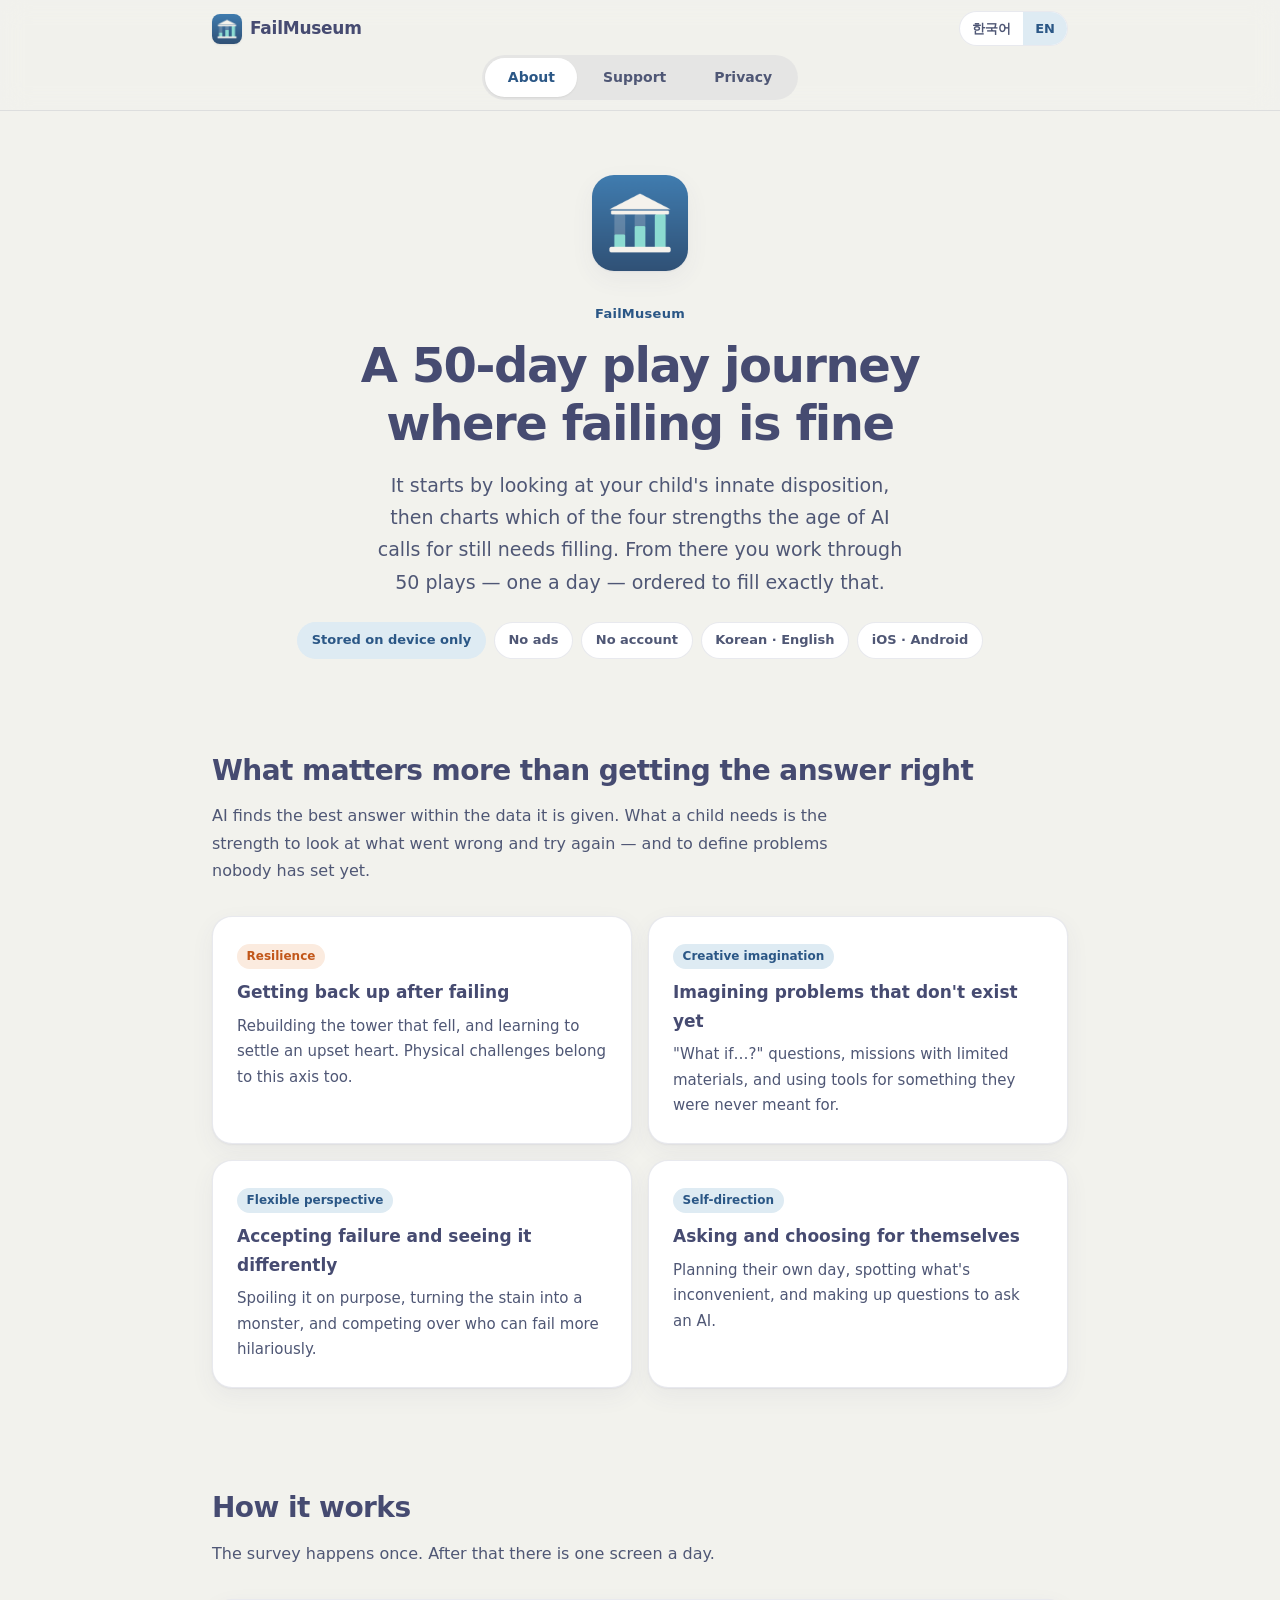
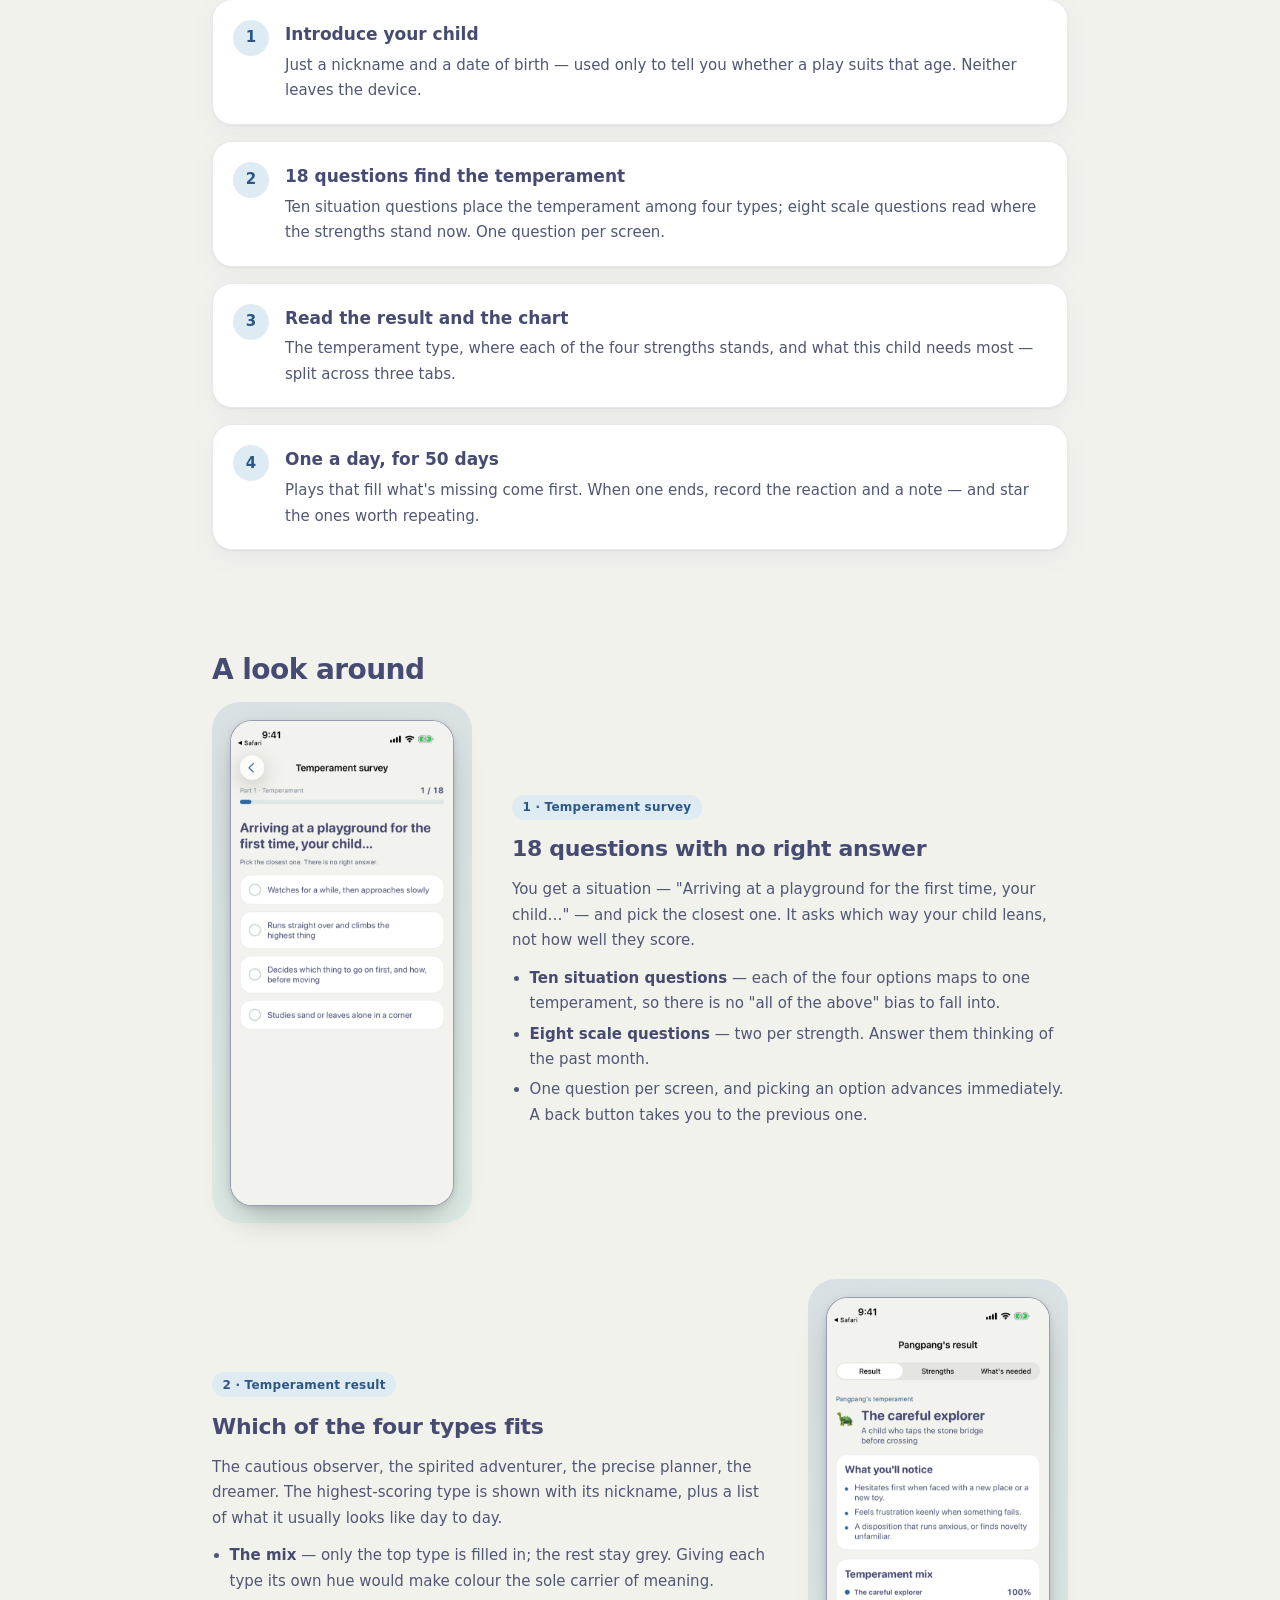
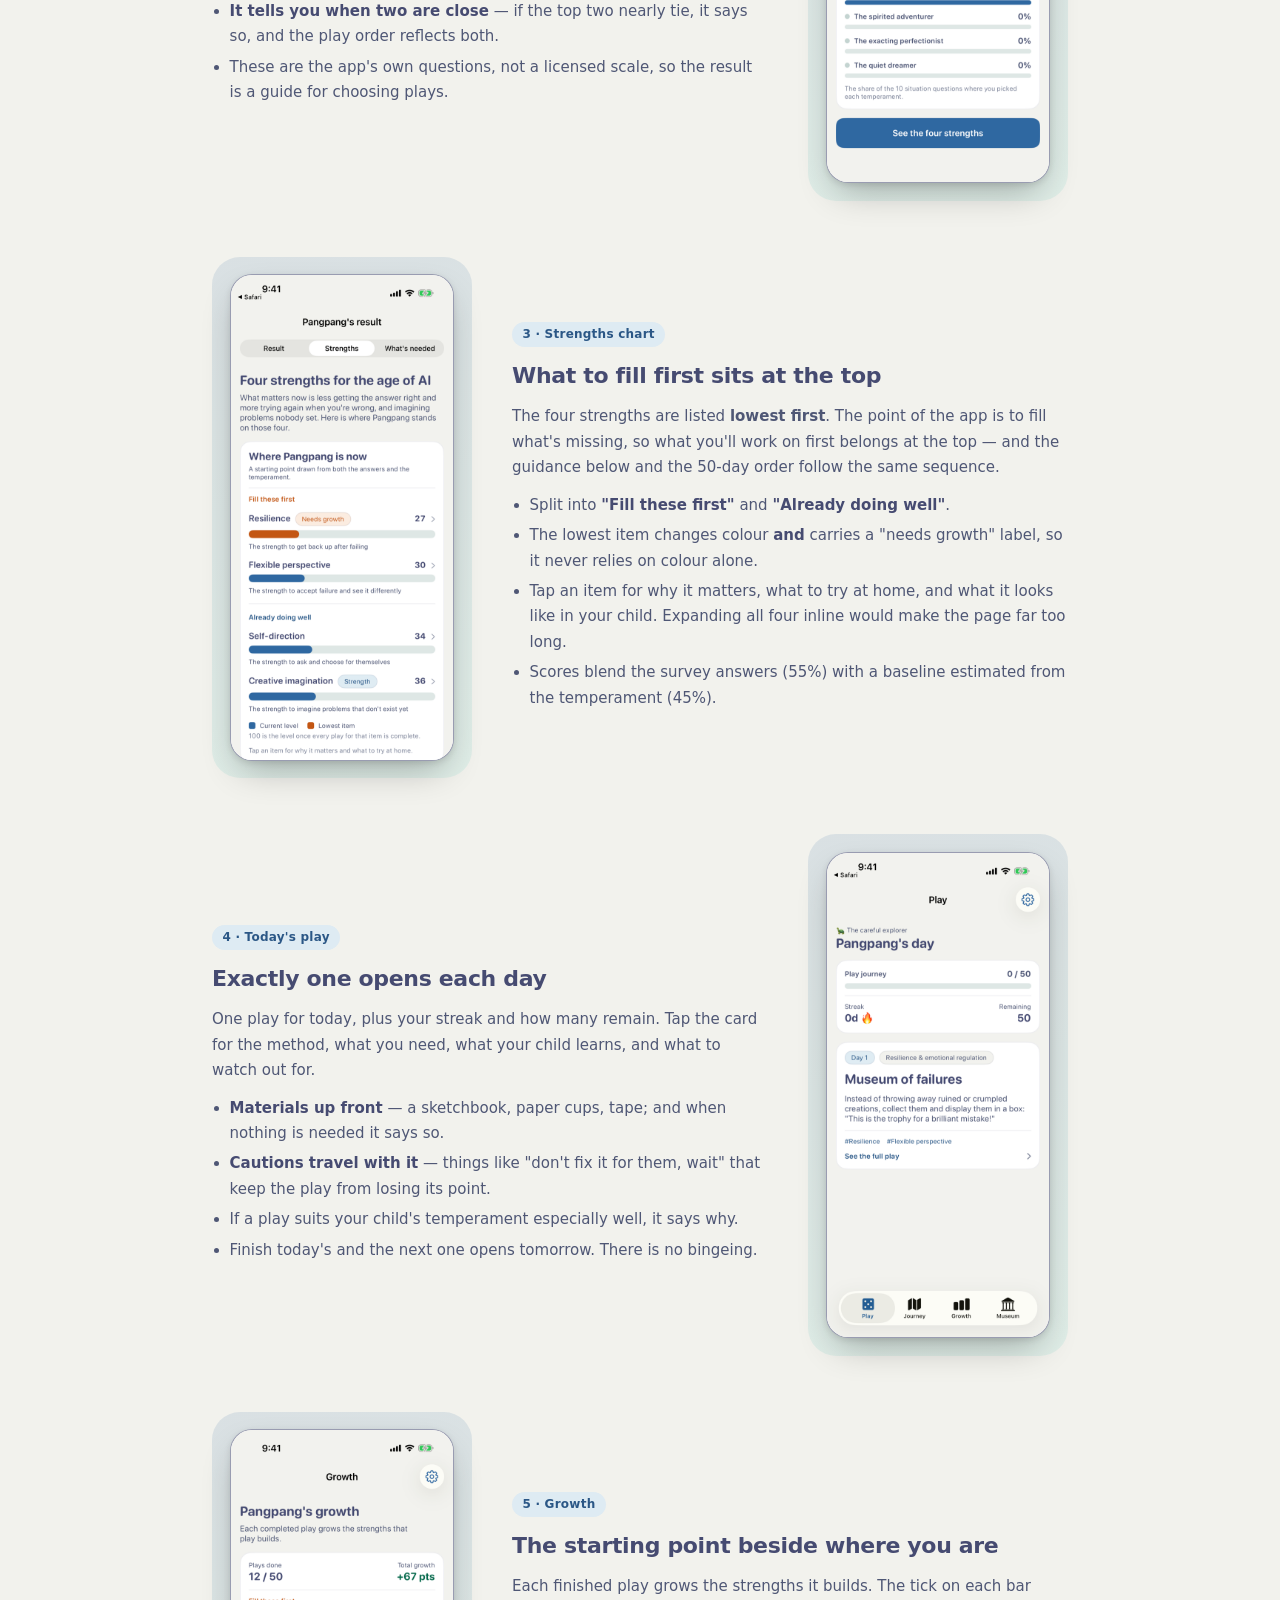
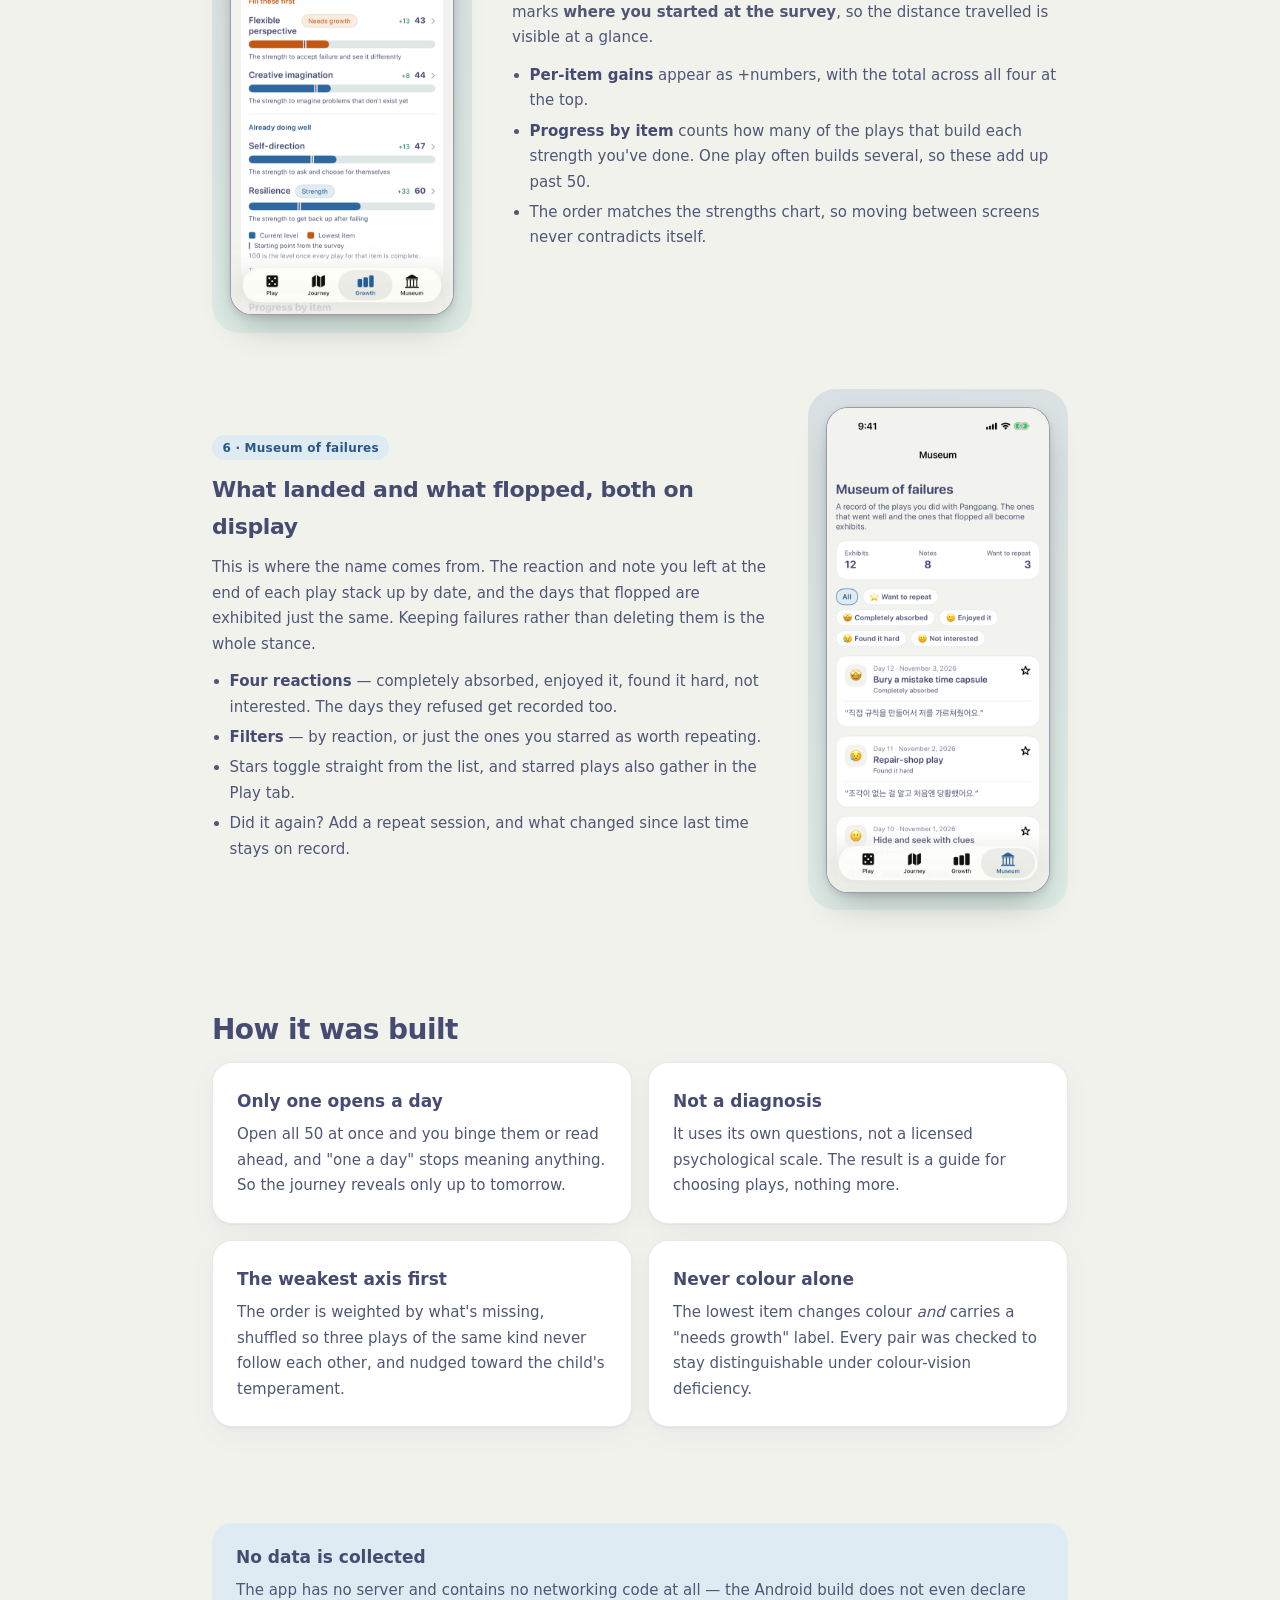
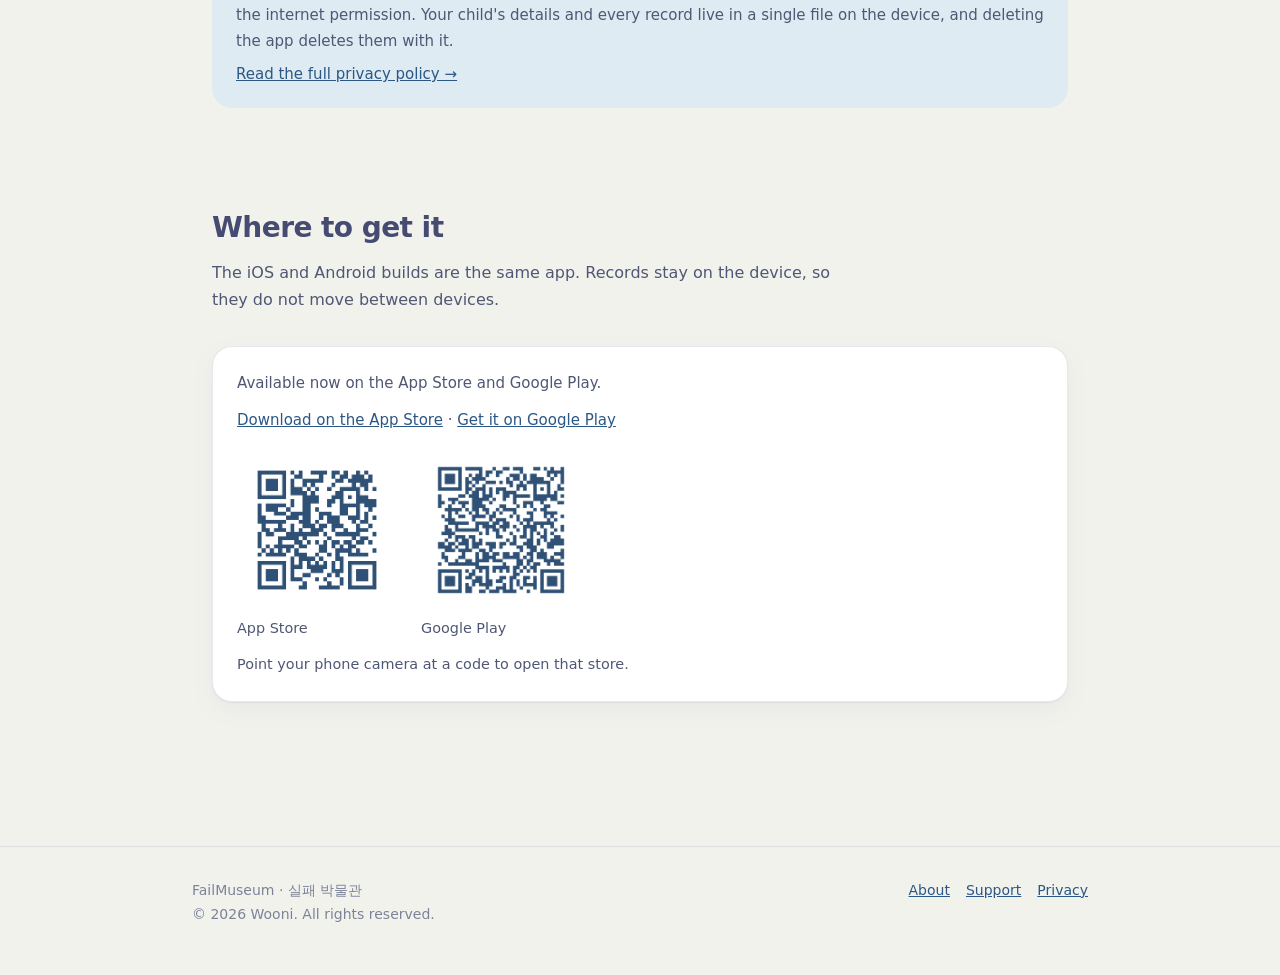
<file: index.html>
<!DOCTYPE html>
<html lang="ko" data-lang="ko">
<head>
<meta charset="utf-8">
<meta name="viewport" content="width=device-width, initial-scale=1">
<title>실패 박물관 · FailMuseum — 실패해도 괜찮은 50일의 놀이 여행</title>
<meta name="description" content="아이의 기질에 맞춰 놀이를 추천하고, AI 시대에 필요한 네 가지 힘을 하루에 하나씩 길러갑니다. 모든 기록은 기기에만 저장됩니다.">
<meta name="theme-color" content="#f2f2ed" media="(prefers-color-scheme: light)">
<meta name="theme-color" content="#121724" media="(prefers-color-scheme: dark)">
<link rel="canonical" href="https://woonis.github.io/fail-museum/index.html">
<meta property="og:type" content="website">
<meta property="og:site_name" content="실패 박물관 · FailMuseum">
<meta property="og:locale" content="ko_KR">
<meta property="og:locale:alternate" content="en_US">
<meta property="og:url" content="https://woonis.github.io/fail-museum/index.html">
<meta property="og:title" content="실패 박물관 · FailMuseum — 실패해도 괜찮은 50일의 놀이 여행">
<meta property="og:description" content="아이의 기질에 맞춰 놀이를 추천하고, AI 시대에 필요한 네 가지 힘을 하루에 하나씩 길러갑니다. 모든 기록은 기기에만 저장됩니다.">
<!-- og:image 는 반드시 절대 주소여야 합니다. 상대 경로를 쓰면 카카오톡·슬랙 등
     링크 미리보기에서 그림이 나오지 않습니다. -->
<meta property="og:image" content="https://woonis.github.io/fail-museum/screenshots/strengths.png">
<meta name="twitter:card" content="summary_large_image">
<meta name="twitter:title" content="실패 박물관 · FailMuseum — 실패해도 괜찮은 50일의 놀이 여행">
<meta name="twitter:description" content="아이의 기질에 맞춰 놀이를 추천하고, AI 시대에 필요한 네 가지 힘을 하루에 하나씩 길러갑니다. 모든 기록은 기기에만 저장됩니다.">
<meta name="twitter:image" content="https://woonis.github.io/fail-museum/screenshots/strengths.png">
<link rel="icon" href="icon.png">
<link rel="apple-touch-icon" href="icon.png">
<link rel="stylesheet" href="style.css">
</head>
<body>

<header class="topbar">
  <div class="bar">
    <a class="brand" href="index.html">
      <img src="icon.png" alt="">
      <span lang="ko">실패 박물관</span>
      <span lang="en">FailMuseum</span>
    </a>
    <span class="lang">
      <button type="button" data-lang="ko" aria-pressed="true">한국어</button>
      <button type="button" data-lang="en" aria-pressed="false">EN</button>
    </span>
  </div>
  <div class="tabs-wrap">
    <nav class="tabs">
      <a href="index.html" aria-current="page"><span lang="ko">소개</span><span lang="en">About</span></a>
      <a href="support.html"><span lang="ko">지원</span><span lang="en">Support</span></a>
      <a href="privacy.html"><span lang="ko">개인정보</span><span lang="en">Privacy</span></a>
    </nav>
  </div>
</header>

<main>

  <!-- ───────────── 히어로 ───────────── -->
  <div class="hero">
    <img class="icon" src="icon.png" alt="">
    <p class="eyebrow">
      <span lang="ko">실패 박물관</span>
      <span lang="en">FailMuseum</span>
    </p>
    <h1>
      <span lang="ko">실패해도 괜찮은<br>50일의 놀이 여행</span>
      <span lang="en">A 50-day play journey<br>where failing is fine</span>
    </h1>
    <p class="lede">
      <span lang="ko">아이의 타고난 기질을 먼저 살펴보고, AI 시대에 꼭 필요한 네 가지 힘 중
        무엇이 부족한지 그래프로 보여줍니다. 그 부족한 힘을 채우는 순서로 50가지 놀이를
        하루에 하나씩 해나갑니다.</span>
      <span lang="en">It starts by looking at your child's innate disposition, then charts which
        of the four strengths the age of AI calls for still needs filling. From there you work
        through 50 plays — one a day — ordered to fill exactly that.</span>
    </p>
    <div class="badges">
      <span class="badge accent">
        <span lang="ko">기기에만 저장</span><span lang="en">Stored on device only</span>
      </span>
      <span class="badge"><span lang="ko">광고 없음</span><span lang="en">No ads</span></span>
      <span class="badge"><span lang="ko">계정 없음</span><span lang="en">No account</span></span>
      <span class="badge"><span lang="ko">한국어 · English</span><span lang="en">Korean · English</span></span>
      <span class="badge"><span lang="ko">iOS · Android</span><span lang="en">iOS · Android</span></span>
    </div>
  </div>

  <!-- ───────────── 왜 ───────────── -->
  <section>
    <h2>
      <span lang="ko">정답을 맞히는 능력보다 중요한 것</span>
      <span lang="en">What matters more than getting the answer right</span>
    </h2>
    <p class="sub">
      <span lang="ko">AI는 주어진 데이터 안에서 최적의 답을 찾습니다. 아이에게 필요한 건
        틀렸을 때 왜 안 되었는지 보고 다시 해보는 힘, 그리고 아직 없는 문제를 스스로
        정의하는 힘입니다.</span>
      <span lang="en">AI finds the best answer within the data it is given. What a child needs is
        the strength to look at what went wrong and try again — and to define problems nobody
        has set yet.</span>
    </p>

    <div class="grid two four">
      <div class="card">
        <span class="tag warm"><span lang="ko">회복탄력성</span><span lang="en">Resilience</span></span>
        <h3><span lang="ko">실패해도 다시 일어나는 힘</span><span lang="en">Getting back up after failing</span></h3>
        <p>
          <span lang="ko">무너진 블록을 다시 쌓고, 속상한 마음을 스스로 달래는 연습.
            신체적 도전도 이 축에 함께 담았습니다.</span>
          <span lang="en">Rebuilding the tower that fell, and learning to settle an upset heart.
            Physical challenges belong to this axis too.</span>
        </p>
      </div>
      <div class="card">
        <span class="tag"><span lang="ko">창의적 상상력</span><span lang="en">Creative imagination</span></span>
        <h3><span lang="ko">없던 문제를 상상해내는 힘</span><span lang="en">Imagining problems that don't exist yet</span></h3>
        <p>
          <span lang="ko">"만약에…?" 질문, 제한된 재료로 하는 미션, 도구의 용도를 바꿔보는 놀이.</span>
          <span lang="en">"What if…?" questions, missions with limited materials, and using tools
            for something they were never meant for.</span>
        </p>
      </div>
      <div class="card">
        <span class="tag"><span lang="ko">유연한 관점</span><span lang="en">Flexible perspective</span></span>
        <h3><span lang="ko">실패를 받아들이고 다르게 보는 힘</span><span lang="en">Accepting failure and seeing it differently</span></h3>
        <p>
          <span lang="ko">일부러 망쳐보고, 그 얼룩을 괴물로 살려내고, 누가 더 웃기게 실패하는지
            겨뤄보는 놀이들.</span>
          <span lang="en">Spoiling it on purpose, turning the stain into a monster, and competing
            over who can fail more hilariously.</span>
        </p>
      </div>
      <div class="card">
        <span class="tag"><span lang="ko">자기주도성</span><span lang="en">Self-direction</span></span>
        <h3><span lang="ko">스스로 묻고 선택하는 힘</span><span lang="en">Asking and choosing for themselves</span></h3>
        <p>
          <span lang="ko">하루 계획을 직접 짜고, 불편한 점을 스스로 찾고, AI에게 질문을
            만들어 던져보는 놀이.</span>
          <span lang="en">Planning their own day, spotting what's inconvenient, and making up
            questions to ask an AI.</span>
        </p>
      </div>
    </div>
  </section>

  <!-- ───────────── 어떻게 ───────────── -->
  <section>
    <h2><span lang="ko">쓰는 방법</span><span lang="en">How it works</span></h2>
    <p class="sub">
      <span lang="ko">설문은 한 번만 하면 되고, 그 뒤로는 하루에 한 화면만 보면 됩니다.</span>
      <span lang="en">The survey happens once. After that there is one screen a day.</span>
    </p>

    <ol class="steps">
      <li>
        <div>
          <h3><span lang="ko">아이를 소개합니다</span><span lang="en">Introduce your child</span></h3>
          <p>
            <span lang="ko">애칭과 생년월일만 받습니다. 나이에 맞는 놀이인지 알려주기
              위해서만 쓰고, 기기 밖으로 나가지 않습니다.</span>
            <span lang="en">Just a nickname and a date of birth — used only to tell you whether a
              play suits that age. Neither leaves the device.</span>
          </p>
        </div>
      </li>
      <li>
        <div>
          <h3><span lang="ko">18개 질문으로 기질을 봅니다</span><span lang="en">18 questions find the temperament</span></h3>
          <p>
            <span lang="ko">상황 선택 10문항으로 네 가지 기질 유형을, 4단계 응답 8문항으로
              지금의 역량 수준을 봅니다. 한 화면에 한 질문이라 금방 끝납니다.</span>
            <span lang="en">Ten situation questions place the temperament among four types; eight
              scale questions read where the strengths stand now. One question per screen.</span>
          </p>
        </div>
      </li>
      <li>
        <div>
          <h3><span lang="ko">결과와 역량 그래프를 봅니다</span><span lang="en">Read the result and the chart</span></h3>
          <p>
            <span lang="ko">기질 유형, 네 가지 힘의 현재 수준, 그리고 이 아이에게 특히 필요한
              것을 세 탭으로 나눠 보여줍니다.</span>
            <span lang="en">The temperament type, where each of the four strengths stands, and
              what this child needs most — split across three tabs.</span>
          </p>
        </div>
      </li>
      <li>
        <div>
          <h3><span lang="ko">하루에 하나씩, 50일</span><span lang="en">One a day, for 50 days</span></h3>
          <p>
            <span lang="ko">부족한 힘을 채우는 놀이가 앞쪽에 옵니다. 놀이가 끝나면 아이의
              반응과 메모를 남기고, 다시 하고 싶은 놀이는 별로 표시해 둡니다.</span>
            <span lang="en">Plays that fill what's missing come first. When one ends, record the
              reaction and a note — and star the ones worth repeating.</span>
          </p>
        </div>
      </li>
    </ol>
  </section>

  <!-- ───────────── 화면 ───────────── -->
  <section id="tour">
    <h2><span lang="ko">화면 둘러보기</span><span lang="en">A look around</span></h2>
    <div class="tour">

      <article>
        <figure class="tour-shot">
          <img lang="ko" src="screenshots/survey.png" alt="상황을 고르는 기질 설문 화면" loading="lazy">
          <img lang="en" src="screenshots/en/survey.png" alt="Temperament survey screen with four situation options" loading="lazy">
        </figure>
        <div class="tour-text">
          <span class="step"><span lang="ko">1 · 기질 설문</span><span lang="en">1 · Temperament survey</span></span>
          <h3>
            <span lang="ko">정답이 없는 18개 질문</span>
            <span lang="en">18 questions with no right answer</span>
          </h3>
          <p>
            <span lang="ko">"처음 가본 놀이터에 도착했을 때 우리 아이는?" 같은 상황을 주고 가장
              가까운 모습을 고릅니다. 좋고 나쁨을 묻는 척도가 아니라 어느 쪽에 가까운지만
              봅니다.</span>
            <span lang="en">You get a situation — "Arriving at a playground for the first time, your
              child…" — and pick the closest one. It asks which way your child leans, not how well
              they score.</span>
          </p>
          <ul lang="ko">
            <li><strong>상황 선택 10문항</strong> — 보기 네 개가 각각 한 기질에 대응합니다.
              "모두 그렇다"로 쏠리는 편향이 생기지 않습니다.</li>
            <li><strong>4단계 응답 8문항</strong> — 역량 네 축을 축마다 두 문항씩 봅니다.
              최근 한 달을 떠올리며 고르면 됩니다.</li>
            <li>한 화면에 한 질문이고, 고르면 바로 다음으로 넘어갑니다. 이전 버튼으로 되돌아갈
              수 있습니다.</li>
          </ul>
          <ul lang="en">
            <li><strong>Ten situation questions</strong> — each of the four options maps to one
              temperament, so there is no "all of the above" bias to fall into.</li>
            <li><strong>Eight scale questions</strong> — two per strength. Answer them thinking of
              the past month.</li>
            <li>One question per screen, and picking an option advances immediately. A back button
              takes you to the previous one.</li>
          </ul>
        </div>
      </article>

      <article>
        <figure class="tour-shot">
          <img lang="ko" src="screenshots/temperament.png" alt="기질 유형과 네 유형의 분포를 보여주는 결과 화면" loading="lazy">
          <img lang="en" src="screenshots/en/temperament.png" alt="Result screen showing the temperament type and the mix" loading="lazy">
        </figure>
        <div class="tour-text">
          <span class="step"><span lang="ko">2 · 기질 결과</span><span lang="en">2 · Temperament result</span></span>
          <h3>
            <span lang="ko">네 유형 중 어디에 가까운지</span>
            <span lang="en">Which of the four types fits</span>
          </h3>
          <p>
            <span lang="ko">조심스러운 관찰자 · 저돌적인 모험가 · 꼼꼼한 설계자 · 상상 속
              몽상가. 네 유형 중 가장 높게 나온 쪽을 별칭과 함께 보여주고, 그 기질에서 흔히
              보이는 모습을 목록으로 적어줍니다.</span>
            <span lang="en">The cautious observer, the spirited adventurer, the precise planner,
              the dreamer. The highest-scoring type is shown with its nickname, plus a list of
              what it usually looks like day to day.</span>
          </p>
          <ul lang="ko">
            <li><strong>분포 그래프</strong> — 1위만 색을 채우고 나머지는 회색으로 둡니다.
              유형마다 고유색을 주지 않은 건 색만으로 뜻을 전하지 않기 위해서입니다.</li>
            <li><strong>두 기질이 비슷하면 알려줍니다</strong> — 1·2위 차이가 작으면 그렇다고
              적어주고, 놀이 추천 순서에 두 기질을 모두 반영합니다.</li>
            <li>공인 심리 검사가 아닌 자체 문항이라, 결과는 놀이를 고르기 위한 참고 자료입니다.</li>
          </ul>
          <ul lang="en">
            <li><strong>The mix</strong> — only the top type is filled in; the rest stay grey.
              Giving each type its own hue would make colour the sole carrier of meaning.</li>
            <li><strong>It tells you when two are close</strong> — if the top two nearly tie, it
              says so, and the play order reflects both.</li>
            <li>These are the app's own questions, not a licensed scale, so the result is a guide
              for choosing plays.</li>
          </ul>
        </div>
      </article>

      <article>
        <figure class="tour-shot">
          <img lang="ko" src="screenshots/strengths.png" alt="네 가지 역량을 수평 막대로 보여주는 차트" loading="lazy">
          <img lang="en" src="screenshots/en/strengths.png" alt="Horizontal bar chart of the four strengths" loading="lazy">
        </figure>
        <div class="tour-text">
          <span class="step"><span lang="ko">3 · 역량 그래프</span><span lang="en">3 · Strengths chart</span></span>
          <h3>
            <span lang="ko">먼저 채울 힘이 맨 위에</span>
            <span lang="en">What to fill first sits at the top</span>
          </h3>
          <p>
            <span lang="ko">네 가지 힘을 <strong>낮은 순서로</strong> 세웁니다. 이 앱이 하려는
              일은 부족한 힘을 채우는 것이므로, 먼저 손댈 항목이 맨 위에 와야 하고 아래의 안내와
              50일 코스 순서도 모두 같은 순서를 따릅니다.</span>
            <span lang="en">The four strengths are listed <strong>lowest first</strong>. The point
              of the app is to fill what's missing, so what you'll work on first belongs at the
              top — and the guidance below and the 50-day order follow the same sequence.</span>
          </p>
          <ul lang="ko">
            <li><strong>'먼저 채울 힘' / '이미 잘하고 있어요'</strong> 두 묶음으로 나뉩니다.</li>
            <li>가장 낮은 항목은 색이 바뀌면서 <strong>'성장이 필요해요' 라벨이 함께</strong>
              붙습니다. 색만으로 말하지 않아 색각 이상에서도 읽힙니다.</li>
            <li>항목을 누르면 왜 중요한지, 집에서 무엇을 해볼지, 아이에게서 어떻게 보이는지가
              열립니다. 네 개를 한 화면에 펼치지 않은 건 페이지가 지나치게 길어지기 때문입니다.</li>
            <li>점수는 설문 응답 55%에 기질에서 추정한 출발선 45%를 섞은 값입니다.</li>
          </ul>
          <ul lang="en">
            <li>Split into <strong>"Fill these first"</strong> and <strong>"Already doing
              well"</strong>.</li>
            <li>The lowest item changes colour <strong>and</strong> carries a "needs growth" label,
              so it never relies on colour alone.</li>
            <li>Tap an item for why it matters, what to try at home, and what it looks like in your
              child. Expanding all four inline would make the page far too long.</li>
            <li>Scores blend the survey answers (55%) with a baseline estimated from the
              temperament (45%).</li>
          </ul>
        </div>
      </article>

      <article>
        <figure class="tour-shot">
          <img lang="ko" src="screenshots/today.png" alt="오늘 할 놀이 한 가지를 보여주는 화면" loading="lazy">
          <img lang="en" src="screenshots/en/today.png" alt="Today's single play, shown as a card" loading="lazy">
        </figure>
        <div class="tour-text">
          <span class="step"><span lang="ko">4 · 오늘의 놀이</span><span lang="en">4 · Today's play</span></span>
          <h3>
            <span lang="ko">하루에 딱 하나만 열립니다</span>
            <span lang="en">Exactly one opens each day</span>
          </h3>
          <p>
            <span lang="ko">오늘 할 놀이 하나와 연속 기록·남은 개수만 보여줍니다. 카드를 누르면
              방법, 준비물, 아이의 배움, 주의할 점이 나옵니다.</span>
            <span lang="en">One play for today, plus your streak and how many remain. Tap the card
              for the method, what you need, what your child learns, and what to watch out for.</span>
          </p>
          <ul lang="ko">
            <li><strong>준비물을 미리 알려줍니다</strong> — 스케치북, 종이컵, 테이프처럼 챙길
              것이 있으면 적혀 있고, 없으면 "바로 할 수 있어요"라고 말해줍니다.</li>
            <li><strong>주의할 점이 함께 옵니다</strong> — "부모가 대신 고쳐주지 말고 기다려
              주세요"처럼 놀이의 의미를 망치지 않는 선을 알려줍니다.</li>
            <li>기질에 특히 맞는 놀이면 그 이유를 위에 덧붙입니다.</li>
            <li>오늘 몫을 끝내면 다음 놀이는 내일 열립니다. 몰아서 할 수 없습니다.</li>
          </ul>
          <ul lang="en">
            <li><strong>Materials up front</strong> — a sketchbook, paper cups, tape; and when
              nothing is needed it says so.</li>
            <li><strong>Cautions travel with it</strong> — things like "don't fix it for them, wait"
              that keep the play from losing its point.</li>
            <li>If a play suits your child's temperament especially well, it says why.</li>
            <li>Finish today's and the next one opens tomorrow. There is no bingeing.</li>
          </ul>
        </div>
      </article>

      <article>
        <figure class="tour-shot">
          <img lang="ko" src="screenshots/growth.png" alt="네 가지 힘이 얼마나 자랐는지 보여주는 성장 화면" loading="lazy">
          <img lang="en" src="screenshots/en/growth.png" alt="Growth screen showing how far each strength has come" loading="lazy">
        </figure>
        <div class="tour-text">
          <span class="step"><span lang="ko">5 · 성장</span><span lang="en">5 · Growth</span></span>
          <h3>
            <span lang="ko">시작 지점과 지금을 나란히</span>
            <span lang="en">The starting point beside where you are</span>
          </h3>
          <p>
            <span lang="ko">놀이를 하나 마칠 때마다 그 놀이가 키우는 힘이 자랍니다. 막대 위의
              세로 눈금이 <strong>설문 때의 출발점</strong>이라, 지금까지 얼마나 왔는지 한눈에
              보입니다.</span>
            <span lang="en">Each finished play grows the strengths it builds. The tick on each bar
              marks <strong>where you started at the survey</strong>, so the distance travelled is
              visible at a glance.</span>
          </p>
          <ul lang="ko">
            <li><strong>항목마다 증가분</strong>을 +숫자로 적어줍니다. 네 항목 합산 성장도 위에
              함께 보여줍니다.</li>
            <li><strong>항목별 진행</strong> — 각 힘을 키우는 놀이 중 몇 개를 마쳤는지 셉니다.
              하나의 놀이가 여러 힘을 함께 키우기 때문에 합계는 50보다 큽니다.</li>
            <li>순서는 역량 그래프와 같습니다. 화면을 오가도 어긋나지 않습니다.</li>
          </ul>
          <ul lang="en">
            <li><strong>Per-item gains</strong> appear as +numbers, with the total across all four
              at the top.</li>
            <li><strong>Progress by item</strong> counts how many of the plays that build each
              strength you've done. One play often builds several, so these add up past 50.</li>
            <li>The order matches the strengths chart, so moving between screens never contradicts
              itself.</li>
          </ul>
        </div>
      </article>

      <article>
        <figure class="tour-shot">
          <img lang="ko" src="screenshots/museum.png" alt="지난 놀이 기록을 전시물처럼 모아둔 박물관 화면" loading="lazy">
          <img lang="en" src="screenshots/en/museum.png" alt="Museum screen collecting past play records" loading="lazy">
        </figure>
        <div class="tour-text">
          <span class="step"><span lang="ko">6 · 실패 박물관</span><span lang="en">6 · Museum of failures</span></span>
          <h3>
            <span lang="ko">잘된 것도 망한 것도 전시물</span>
            <span lang="en">What landed and what flopped, both on display</span>
          </h3>
          <p>
            <span lang="ko">앱 이름이 여기서 나왔습니다. 놀이가 끝날 때 남긴 반응과 메모가
              날짜순으로 쌓이고, 망한 날도 똑같이 전시됩니다. 실패를 지우지 않고 모아두는 것이
              이 앱의 태도입니다.</span>
            <span lang="en">This is where the name comes from. The reaction and note you left at
              the end of each play stack up by date, and the days that flopped are exhibited just
              the same. Keeping failures rather than deleting them is the whole stance.</span>
          </p>
          <ul lang="ko">
            <li><strong>반응 네 가지</strong> — 푹 빠졌어요 · 즐겁게 했어요 · 어려워했어요 ·
              관심이 없었어요. 거부한 날도 기록으로 남길 수 있습니다.</li>
            <li><strong>필터</strong> — 반응별로, 또는 '다시 하고 싶어요'로 표시한 것만 모아
              볼 수 있습니다.</li>
            <li>별 표시는 목록에서 바로 켜고 끌 수 있고, 표시한 놀이는 놀이 탭에도 모입니다.</li>
            <li>같은 놀이를 다시 했다면 그 기록을 덧붙일 수 있어 "지난번과 무엇이 달라졌는지"가
              남습니다.</li>
          </ul>
          <ul lang="en">
            <li><strong>Four reactions</strong> — completely absorbed, enjoyed it, found it hard,
              not interested. The days they refused get recorded too.</li>
            <li><strong>Filters</strong> — by reaction, or just the ones you starred as worth
              repeating.</li>
            <li>Stars toggle straight from the list, and starred plays also gather in the Play tab.</li>
            <li>Did it again? Add a repeat session, and what changed since last time stays on
              record.</li>
          </ul>
        </div>
      </article>

    </div>
  </section>

  <!-- ───────────── 설계 원칙 ───────────── -->
  <section>
    <h2><span lang="ko">이렇게 만들었습니다</span><span lang="en">How it was built</span></h2>

    <div class="grid two">
      <div class="card">
        <h3><span lang="ko">하루에 하나만 열립니다</span><span lang="en">Only one opens a day</span></h3>
        <p>
          <span lang="ko">50개를 한꺼번에 열어두면 몰아서 하거나 미리 다 읽어버려 '하루에
            하나씩'이 무의미해집니다. 그래서 여정에서도 다음 날 것까지만 보여줍니다.</span>
          <span lang="en">Open all 50 at once and you binge them or read ahead, and "one a day"
            stops meaning anything. So the journey reveals only up to tomorrow.</span>
        </p>
      </div>
      <div class="card">
        <h3><span lang="ko">진단이 아닙니다</span><span lang="en">Not a diagnosis</span></h3>
        <p>
          <span lang="ko">공인 심리 검사 척도를 쓰지 않고 자체 문항으로 구성했습니다. 결과는
            아이에게 맞는 놀이를 고르기 위한 성향 참고 자료입니다.</span>
          <span lang="en">It uses its own questions, not a licensed psychological scale. The result
            is a guide for choosing plays, nothing more.</span>
        </p>
      </div>
      <div class="card">
        <h3><span lang="ko">약한 축을 먼저</span><span lang="en">The weakest axis first</span></h3>
        <p>
          <span lang="ko">놀이 순서는 부족한 역량의 가중치로 정하고, 같은 성격의 놀이가 세 번
            연달아 나오지 않게 섞습니다. 기질에 맞는 놀이는 앞으로 당겨집니다.</span>
          <span lang="en">The order is weighted by what's missing, shuffled so three plays of the
            same kind never follow each other, and nudged toward the child's temperament.</span>
        </p>
      </div>
      <div class="card">
        <h3><span lang="ko">색만으로 말하지 않습니다</span><span lang="en">Never colour alone</span></h3>
        <p>
          <span lang="ko">그래프에서 가장 낮은 항목은 색을 바꾸는 동시에 '성장이 필요해요'
            라벨을 붙입니다. 색각 이상에서도 구분되는 값만 골라 썼습니다.</span>
          <span lang="en">The lowest item changes colour <em>and</em> carries a "needs growth"
            label. Every pair was checked to stay distinguishable under colour-vision deficiency.</span>
        </p>
      </div>
    </div>
  </section>

  <!-- ───────────── 개인정보 요약 ───────────── -->
  <section>
    <div class="callout">
      <h3><span lang="ko">수집하는 정보가 없습니다</span><span lang="en">No data is collected</span></h3>
      <p>
        <span lang="ko">이 앱에는 서버가 없고 네트워크 통신 코드 자체가 없습니다. 안드로이드
          버전에는 인터넷 권한도 선언되어 있지 않습니다. 아이 정보와 모든 기록은 기기 안의
          파일 한 개에만 저장되고, 앱을 삭제하면 함께 지워집니다.</span>
        <span lang="en">The app has no server and contains no networking code at all — the Android
          build does not even declare the internet permission. Your child's details and every
          record live in a single file on the device, and deleting the app deletes them with it.</span>
      </p>
      <p>
        <a href="privacy.html">
          <span lang="ko">개인정보 처리방침 전문 보기 →</span>
          <span lang="en">Read the full privacy policy →</span>
        </a>
      </p>
    </div>
  </section>

  <!-- ───────────── 받기 ───────────── -->
  <section>
    <h2><span lang="ko">받는 곳</span><span lang="en">Where to get it</span></h2>
    <p class="sub">
      <span lang="ko">iOS와 Android 모두 같은 내용입니다. 기록은 기기에만 저장되므로
        기기 사이에 옮겨지지 않습니다.</span>
      <span lang="en">The iOS and Android builds are the same app. Records stay on the device, so
        they do not move between devices.</span>
    </p>
    <div class="card">
      <p>
        <span lang="ko">App Store와 Google Play 모두 받을 수 있습니다.</span>
        <span lang="en">Available now on the App Store and Google Play.</span>
      </p>
      <p style="margin-top:0.75rem">
        <!--
        애플 주소에는 나라를 붙이지 않았습니다. 애플이 보는 사람의 스토어로
        보내주므로 한국 밖에서 열어도 "이 나라에서는 볼 수 없습니다"가 나오지
        않습니다. Play 주소는 패키지 이름으로 찾아가므로 나라와 무관합니다.
        -->
        <span lang="ko"><a href="https://apps.apple.com/app/id6830497569">App Store에서 받기</a> ·
          <a href="https://play.google.com/store/apps/details?id=com.wooni.failmuseum.app">Google
            Play에서 받기</a></span>
        <span lang="en"><a href="https://apps.apple.com/app/id6830497569">Download on the App
          Store</a> ·
          <a href="https://play.google.com/store/apps/details?id=com.wooni.failmuseum.app">Get it on
            Google Play</a></span>
      </p>
      <!--
      QR 은 scripts/make-qr.swift 로 만든 파일입니다. 외부 QR 서비스를 걸지 않습니다 —
      서비스가 죽으면 깨지고, 페이지를 여는 사람의 요청이 제3자에게 흘러갑니다.
      두 개를 나란히 두되 좁은 화면에서는 줄바꿈되게 flex-wrap 을 씁니다.
      -->
      <div style="margin-top:1rem;display:flex;flex-wrap:wrap;gap:1.5rem">
        <figure style="margin:0">
          <a href="https://apps.apple.com/app/id6830497569">
            <img src="qr-appstore.png" width="160" height="160"
              style="display:block;border-radius:10px"
              alt="App Store에서 실패 박물관 받기 QR 코드">
          </a>
          <figcaption style="margin-top:0.4rem;color:var(--ink-2);font-size:0.9em">App Store
          </figcaption>
        </figure>
        <figure style="margin:0">
          <a href="https://play.google.com/store/apps/details?id=com.wooni.failmuseum.app">
            <img src="qr-play.png" width="160" height="160"
              style="display:block;border-radius:10px"
              alt="Google Play에서 실패 박물관 받기 QR 코드">
          </a>
          <figcaption style="margin-top:0.4rem;color:var(--ink-2);font-size:0.9em">Google Play
          </figcaption>
        </figure>
      </div>
      <p style="margin-top:0.75rem;color:var(--ink-2);font-size:0.9em">
        <span lang="ko">휴대전화 카메라로 QR을 비추면 해당 스토어로 바로 갑니다.</span>
        <span lang="en">Point your phone camera at a code to open that store.</span>
      </p>
    </div>
  </section>

</main>

<footer>
  <div class="inner">
    <div>
      <span lang="ko">실패 박물관 · FailMuseum</span>
      <span lang="en">FailMuseum · 실패 박물관</span>
      <br>&copy; 2026 Wooni.
      <span lang="ko">모든 권리 보유.</span>
      <span lang="en">All rights reserved.</span>
    </div>
    <nav>
      <a href="index.html"><span lang="ko">소개</span><span lang="en">About</span></a>
      <a href="support.html"><span lang="ko">지원</span><span lang="en">Support</span></a>
      <a href="privacy.html"><span lang="ko">개인정보</span><span lang="en">Privacy</span></a>
    </nav>
  </div>
</footer>

<script src="lang.js"></script>
</body>
</html>
</file>
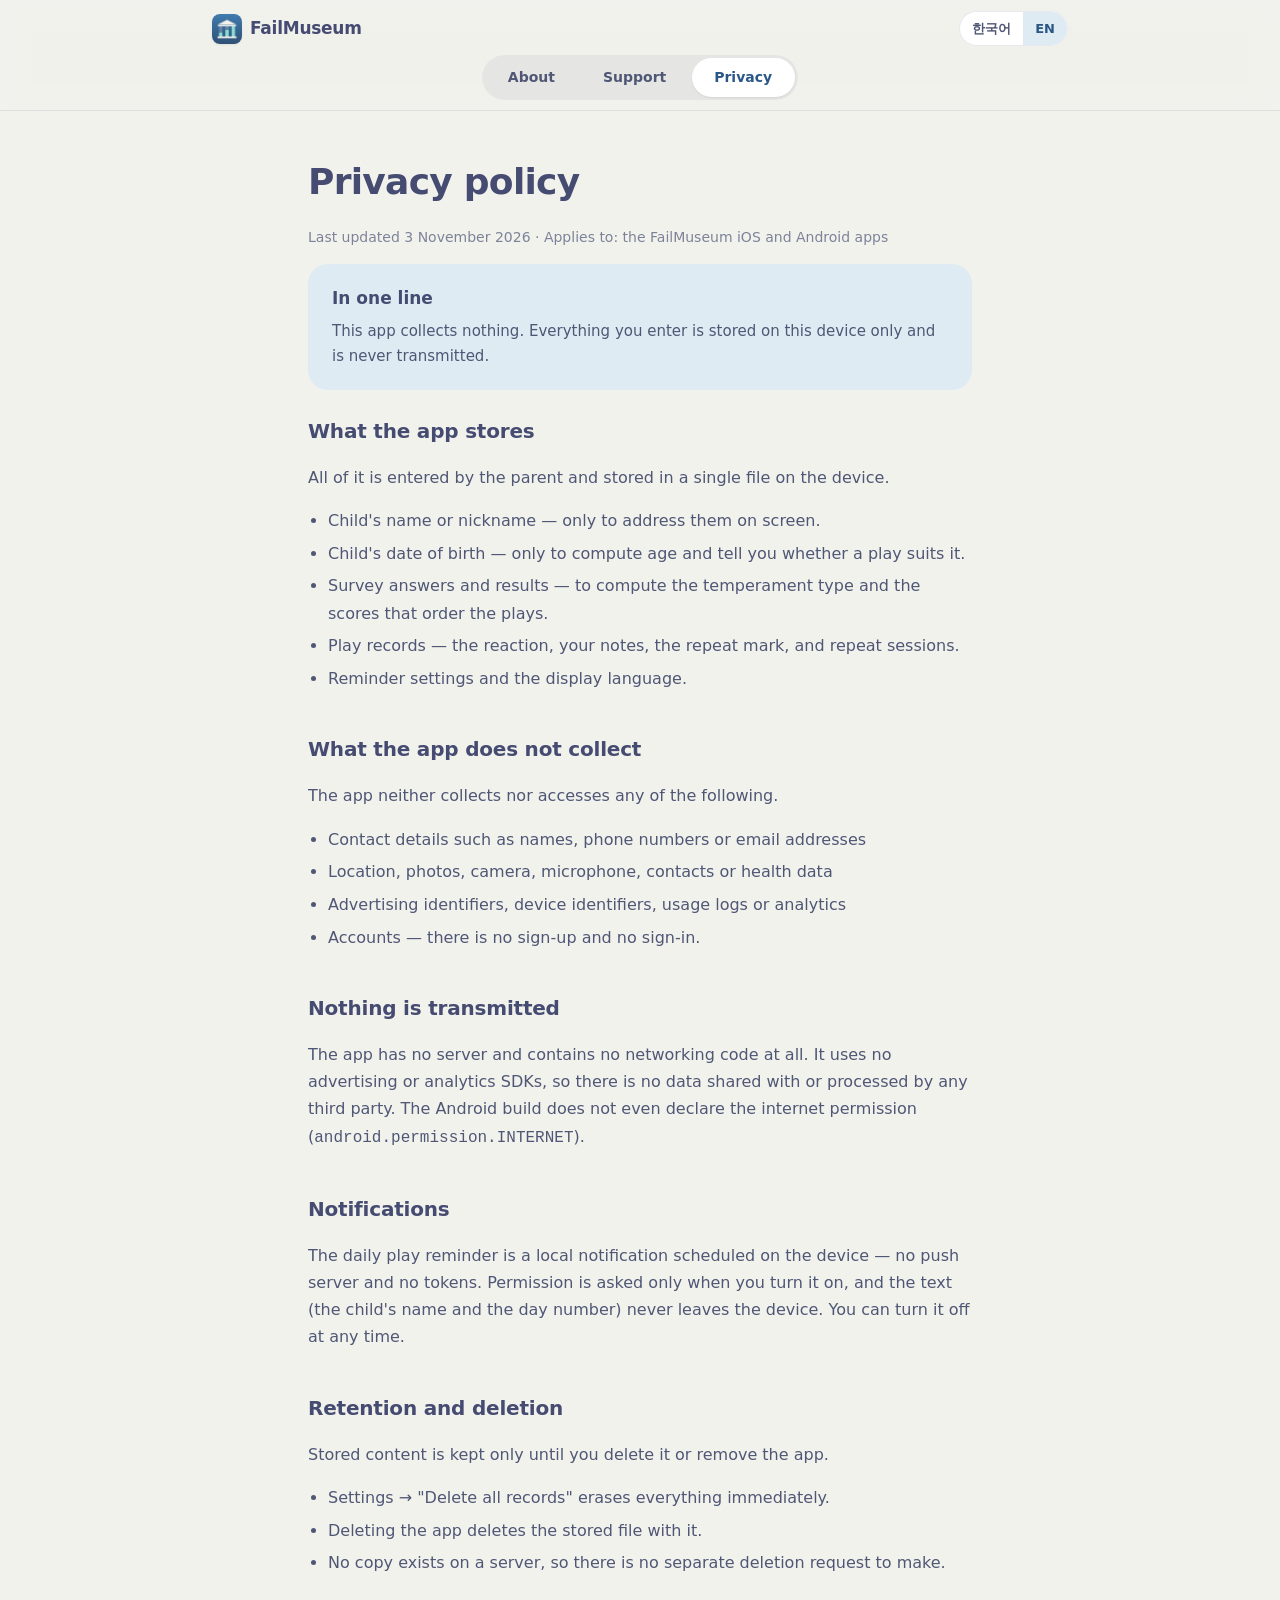
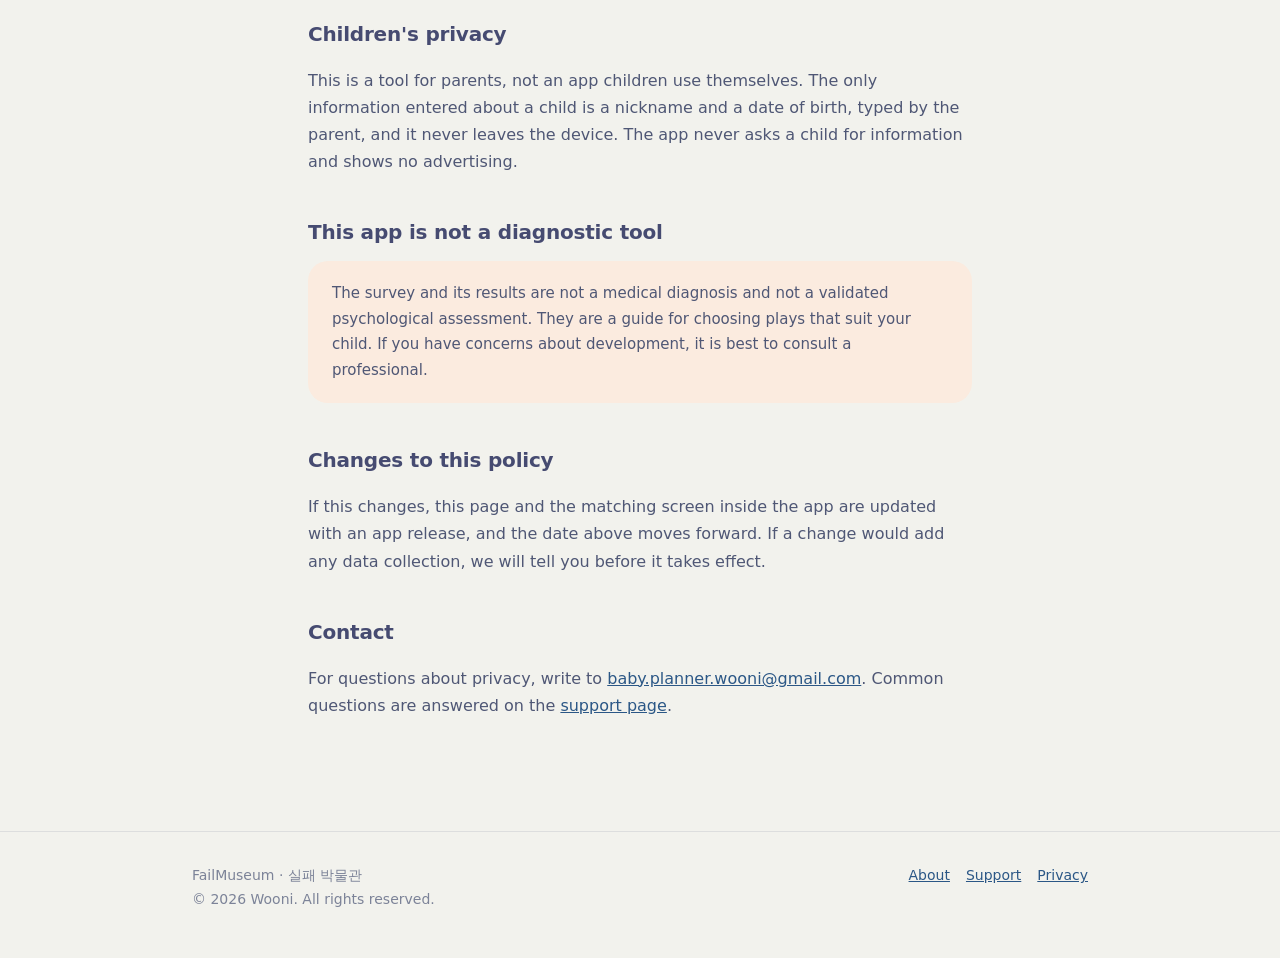
<file: privacy.html>
<!DOCTYPE html>
<html lang="ko" data-lang="ko">
<head>
<meta charset="utf-8">
<meta name="viewport" content="width=device-width, initial-scale=1">
<title>개인정보 처리방침 · Privacy Policy — 실패 박물관 / FailMuseum</title>
<meta name="description" content="실패 박물관은 아무 정보도 수집하지 않습니다. 입력한 내용은 모두 기기 안에만 저장되고 외부로 전송되지 않습니다.">
<meta name="theme-color" content="#f2f2ed" media="(prefers-color-scheme: light)">
<meta name="theme-color" content="#121724" media="(prefers-color-scheme: dark)">
<link rel="canonical" href="https://woonis.github.io/fail-museum/privacy.html">
<meta property="og:type" content="website">
<meta property="og:site_name" content="실패 박물관 · FailMuseum">
<meta property="og:locale" content="ko_KR">
<meta property="og:locale:alternate" content="en_US">
<meta property="og:url" content="https://woonis.github.io/fail-museum/privacy.html">
<meta property="og:title" content="개인정보 처리방침 · Privacy Policy — 실패 박물관 / FailMuseum">
<meta property="og:description" content="실패 박물관은 아무 정보도 수집하지 않습니다. 입력한 내용은 모두 기기 안에만 저장되고 외부로 전송되지 않습니다.">
<!-- og:image 는 반드시 절대 주소여야 합니다. 상대 경로를 쓰면 카카오톡·슬랙 등
     링크 미리보기에서 그림이 나오지 않습니다. -->
<meta property="og:image" content="https://woonis.github.io/fail-museum/icon.png">
<meta name="twitter:card" content="summary_large_image">
<meta name="twitter:title" content="개인정보 처리방침 · Privacy Policy — 실패 박물관 / FailMuseum">
<meta name="twitter:description" content="실패 박물관은 아무 정보도 수집하지 않습니다. 입력한 내용은 모두 기기 안에만 저장되고 외부로 전송되지 않습니다.">
<meta name="twitter:image" content="https://woonis.github.io/fail-museum/icon.png">
<link rel="icon" href="icon.png">
<link rel="stylesheet" href="style.css">
</head>
<body>

<header class="topbar">
  <div class="bar">
    <a class="brand" href="index.html">
      <img src="icon.png" alt="">
      <span lang="ko">실패 박물관</span>
      <span lang="en">FailMuseum</span>
    </a>
    <span class="lang">
      <button type="button" data-lang="ko" aria-pressed="true">한국어</button>
      <button type="button" data-lang="en" aria-pressed="false">EN</button>
    </span>
  </div>
  <div class="tabs-wrap">
    <nav class="tabs">
      <a href="index.html"><span lang="ko">소개</span><span lang="en">About</span></a>
      <a href="support.html"><span lang="ko">지원</span><span lang="en">Support</span></a>
      <a href="privacy.html" aria-current="page"><span lang="ko">개인정보</span><span lang="en">Privacy</span></a>
    </nav>
  </div>
</header>

<main class="narrow doc">

  <header style="padding-top:2.5rem">
    <h1 style="font-size:clamp(1.75rem,5vw,2.25rem);letter-spacing:-0.02em;margin:0 0 0.35rem">
      <span lang="ko">개인정보 처리방침</span>
      <span lang="en">Privacy policy</span>
    </h1>
    <p class="updated">
      <span lang="ko">최종 수정일 2026년 11월 3일 · 적용 대상: 실패 박물관 iOS · Android 앱</span>
      <span lang="en">Last updated 3 November 2026 · Applies to: the FailMuseum iOS and Android apps</span>
    </p>
  </header>

  <div class="callout">
    <h3><span lang="ko">한 줄 요약</span><span lang="en">In one line</span></h3>
    <p>
      <span lang="ko">이 앱은 아무 정보도 수집하지 않습니다. 입력한 내용은 모두 이 기기 안에만
        저장되고, 외부로 전송되지 않습니다.</span>
      <span lang="en">This app collects nothing. Everything you enter is stored on this device
        only and is never transmitted.</span>
    </p>
  </div>

  <h2><span lang="ko">앱이 저장하는 것</span><span lang="en">What the app stores</span></h2>
  <p>
    <span lang="ko">모두 부모가 직접 입력한 내용이며, 기기 안의 파일 한 개에 저장됩니다.</span>
    <span lang="en">All of it is entered by the parent and stored in a single file on the device.</span>
  </p>
  <ul lang="ko">
    <li>아이 이름 또는 애칭 — 화면에서 아이를 불러주기 위해서만 씁니다.</li>
    <li>아이 생년월일 — 나이를 계산해 놀이가 나이에 맞는지 안내하기 위해서만 씁니다.</li>
    <li>설문 응답과 결과 — 기질 유형과 역량 점수를 계산해 놀이 순서를 정하는 데 씁니다.</li>
    <li>놀이 기록 — 아이의 반응, 메모, 다시 하고 싶은 표시, 다시 한 기록입니다.</li>
    <li>알림 설정과 화면 언어.</li>
  </ul>
  <ul lang="en">
    <li>Child's name or nickname — only to address them on screen.</li>
    <li>Child's date of birth — only to compute age and tell you whether a play suits it.</li>
    <li>Survey answers and results — to compute the temperament type and the scores that order
      the plays.</li>
    <li>Play records — the reaction, your notes, the repeat mark, and repeat sessions.</li>
    <li>Reminder settings and the display language.</li>
  </ul>

  <h2><span lang="ko">수집하지 않는 것</span><span lang="en">What the app does not collect</span></h2>
  <p>
    <span lang="ko">다음은 수집하지도, 접근하지도 않습니다.</span>
    <span lang="en">The app neither collects nor accesses any of the following.</span>
  </p>
  <ul lang="ko">
    <li>이름·전화번호·이메일 등 연락처 정보</li>
    <li>위치, 사진, 카메라, 마이크, 연락처, 건강 데이터</li>
    <li>광고 식별자, 기기 식별자, 사용 기록, 분석 데이터</li>
    <li>계정 — 회원가입이나 로그인이 없습니다.</li>
  </ul>
  <ul lang="en">
    <li>Contact details such as names, phone numbers or email addresses</li>
    <li>Location, photos, camera, microphone, contacts or health data</li>
    <li>Advertising identifiers, device identifiers, usage logs or analytics</li>
    <li>Accounts — there is no sign-up and no sign-in.</li>
  </ul>

  <h2><span lang="ko">외부로 전송하지 않습니다</span><span lang="en">Nothing is transmitted</span></h2>
  <p>
    <span lang="ko">이 앱에는 서버가 없고 네트워크 통신 코드 자체가 없습니다. 광고·분석 도구나
      외부 SDK를 전혀 쓰지 않으므로, 제3자에게 제공되거나 위탁되는 정보도 없습니다.
      안드로이드 버전에는 인터넷 권한(<code>android.permission.INTERNET</code>)도 선언되어
      있지 않습니다.</span>
    <span lang="en">The app has no server and contains no networking code at all. It uses no
      advertising or analytics SDKs, so there is no data shared with or processed by any third
      party. The Android build does not even declare the internet permission
      (<code>android.permission.INTERNET</code>).</span>
  </p>

  <h2><span lang="ko">알림</span><span lang="en">Notifications</span></h2>
  <p>
    <span lang="ko">매일 놀이 알림은 기기 안에서 예약되는 로컬 알림입니다. 푸시 서버나 토큰을
      쓰지 않습니다. 알림을 켤 때만 권한을 묻고, 알림 내용(아이 이름과 일차)은 기기를
      떠나지 않습니다. 설정에서 언제든 끌 수 있습니다.</span>
    <span lang="en">The daily play reminder is a local notification scheduled on the device — no
      push server and no tokens. Permission is asked only when you turn it on, and the text (the
      child's name and the day number) never leaves the device. You can turn it off at any time.</span>
  </p>

  <h2><span lang="ko">보관 기간과 삭제</span><span lang="en">Retention and deletion</span></h2>
  <p>
    <span lang="ko">저장된 내용은 부모가 지우거나 앱을 삭제할 때까지만 보관됩니다.</span>
    <span lang="en">Stored content is kept only until you delete it or remove the app.</span>
  </p>
  <ul lang="ko">
    <li>설정 → '모든 기록 지우기'로 즉시 전부 삭제할 수 있습니다.</li>
    <li>앱을 삭제하면 저장된 파일도 함께 지워집니다.</li>
    <li>서버에 사본이 없으므로 별도의 삭제 요청 절차가 필요하지 않습니다.</li>
  </ul>
  <ul lang="en">
    <li>Settings → "Delete all records" erases everything immediately.</li>
    <li>Deleting the app deletes the stored file with it.</li>
    <li>No copy exists on a server, so there is no separate deletion request to make.</li>
  </ul>

  <h2><span lang="ko">아동의 개인정보</span><span lang="en">Children's privacy</span></h2>
  <p>
    <span lang="ko">이 앱은 아이가 아니라 보호자가 쓰는 도구입니다. 아이에 대해 입력되는 정보는
      보호자가 직접 적은 애칭과 생년월일뿐이며, 기기를 떠나지 않습니다. 아이에게 직접 정보를
      요구하거나, 아이를 대상으로 광고를 보여주지 않습니다.</span>
    <span lang="en">This is a tool for parents, not an app children use themselves. The only
      information entered about a child is a nickname and a date of birth, typed by the parent,
      and it never leaves the device. The app never asks a child for information and shows no
      advertising.</span>
  </p>

  <h2><span lang="ko">이 앱은 진단 도구가 아닙니다</span><span lang="en">This app is not a diagnostic tool</span></h2>
  <div class="callout warm">
    <p>
      <span lang="ko">설문과 결과는 의학적 진단이나 공인 심리 검사가 아닙니다. 아이에게 맞는
        놀이를 골라주기 위한 성향 참고 자료입니다. 발달이 걱정되면 전문가와 상담하시는 것이
        좋습니다.</span>
      <span lang="en">The survey and its results are not a medical diagnosis and not a validated
        psychological assessment. They are a guide for choosing plays that suit your child. If
        you have concerns about development, it is best to consult a professional.</span>
    </p>
  </div>

  <h2><span lang="ko">방침이 바뀔 때</span><span lang="en">Changes to this policy</span></h2>
  <p>
    <span lang="ko">내용이 바뀌면 앱 업데이트와 함께 이 페이지와 앱 안의 같은 화면을 갱신하고
      위의 날짜를 올립니다. 수집 항목이 늘어나는 변경이라면 변경 전에 안내드립니다.</span>
    <span lang="en">If this changes, this page and the matching screen inside the app are updated
      with an app release, and the date above moves forward. If a change would add any data
      collection, we will tell you before it takes effect.</span>
  </p>

  <h2><span lang="ko">문의</span><span lang="en">Contact</span></h2>
  <p>
    <span lang="ko">개인정보 처리에 관해 궁금한 점은
      <a href="mailto:baby.planner.wooni@gmail.com">baby.planner.wooni@gmail.com</a> 로 문의해 주세요.
      더 자주 묻는 내용은 <a href="support.html">지원 페이지</a>에 정리해 두었습니다.</span>
    <span lang="en">For questions about privacy, write to
      <a href="mailto:baby.planner.wooni@gmail.com">baby.planner.wooni@gmail.com</a>.
      Common questions are answered on the <a href="support.html">support page</a>.</span>
  </p>

</main>

<footer>
  <div class="inner">
    <div>
      <span lang="ko">실패 박물관 · FailMuseum</span>
      <span lang="en">FailMuseum · 실패 박물관</span>
      <br>&copy; 2026 Wooni.
      <span lang="ko">모든 권리 보유.</span>
      <span lang="en">All rights reserved.</span>
    </div>
    <nav>
      <a href="index.html"><span lang="ko">소개</span><span lang="en">About</span></a>
      <a href="support.html"><span lang="ko">지원</span><span lang="en">Support</span></a>
      <a href="privacy.html"><span lang="ko">개인정보</span><span lang="en">Privacy</span></a>
    </nav>
  </div>
</footer>

<script src="lang.js"></script>
</body>
</html>
</file>
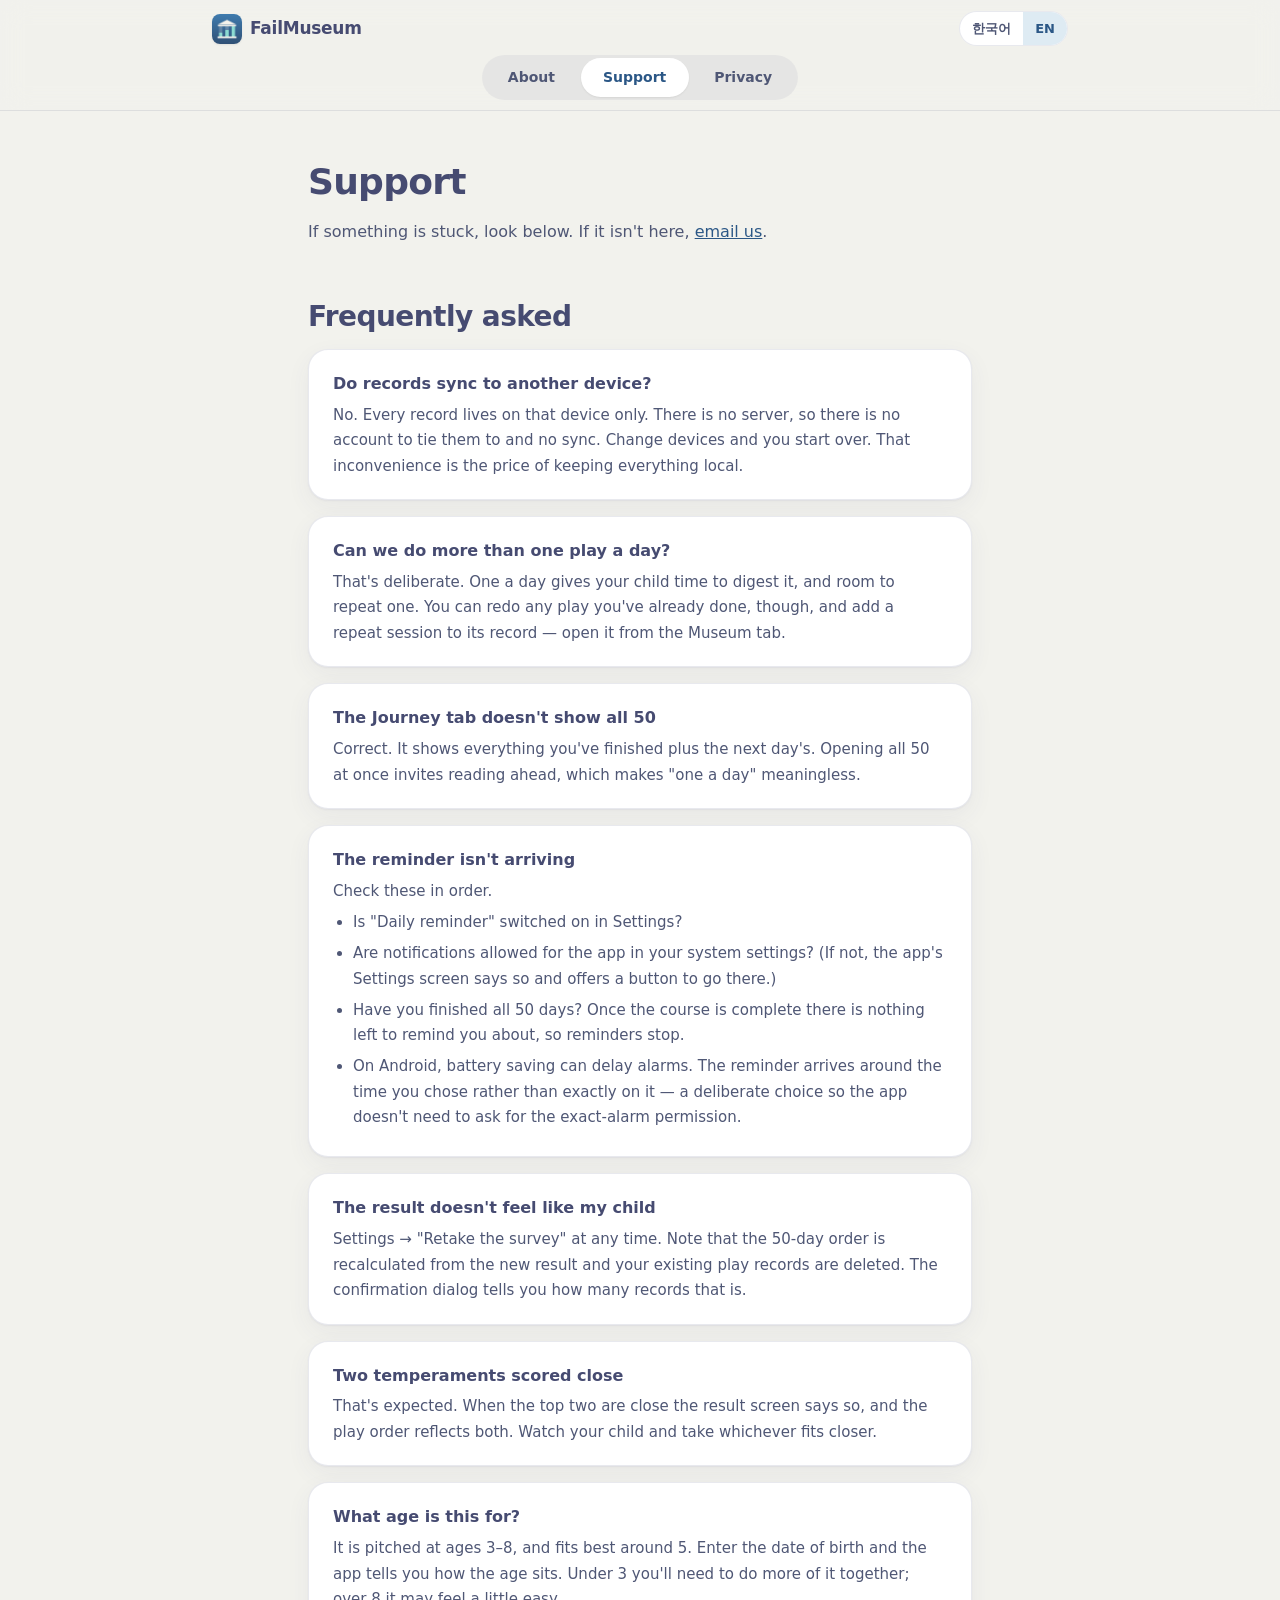
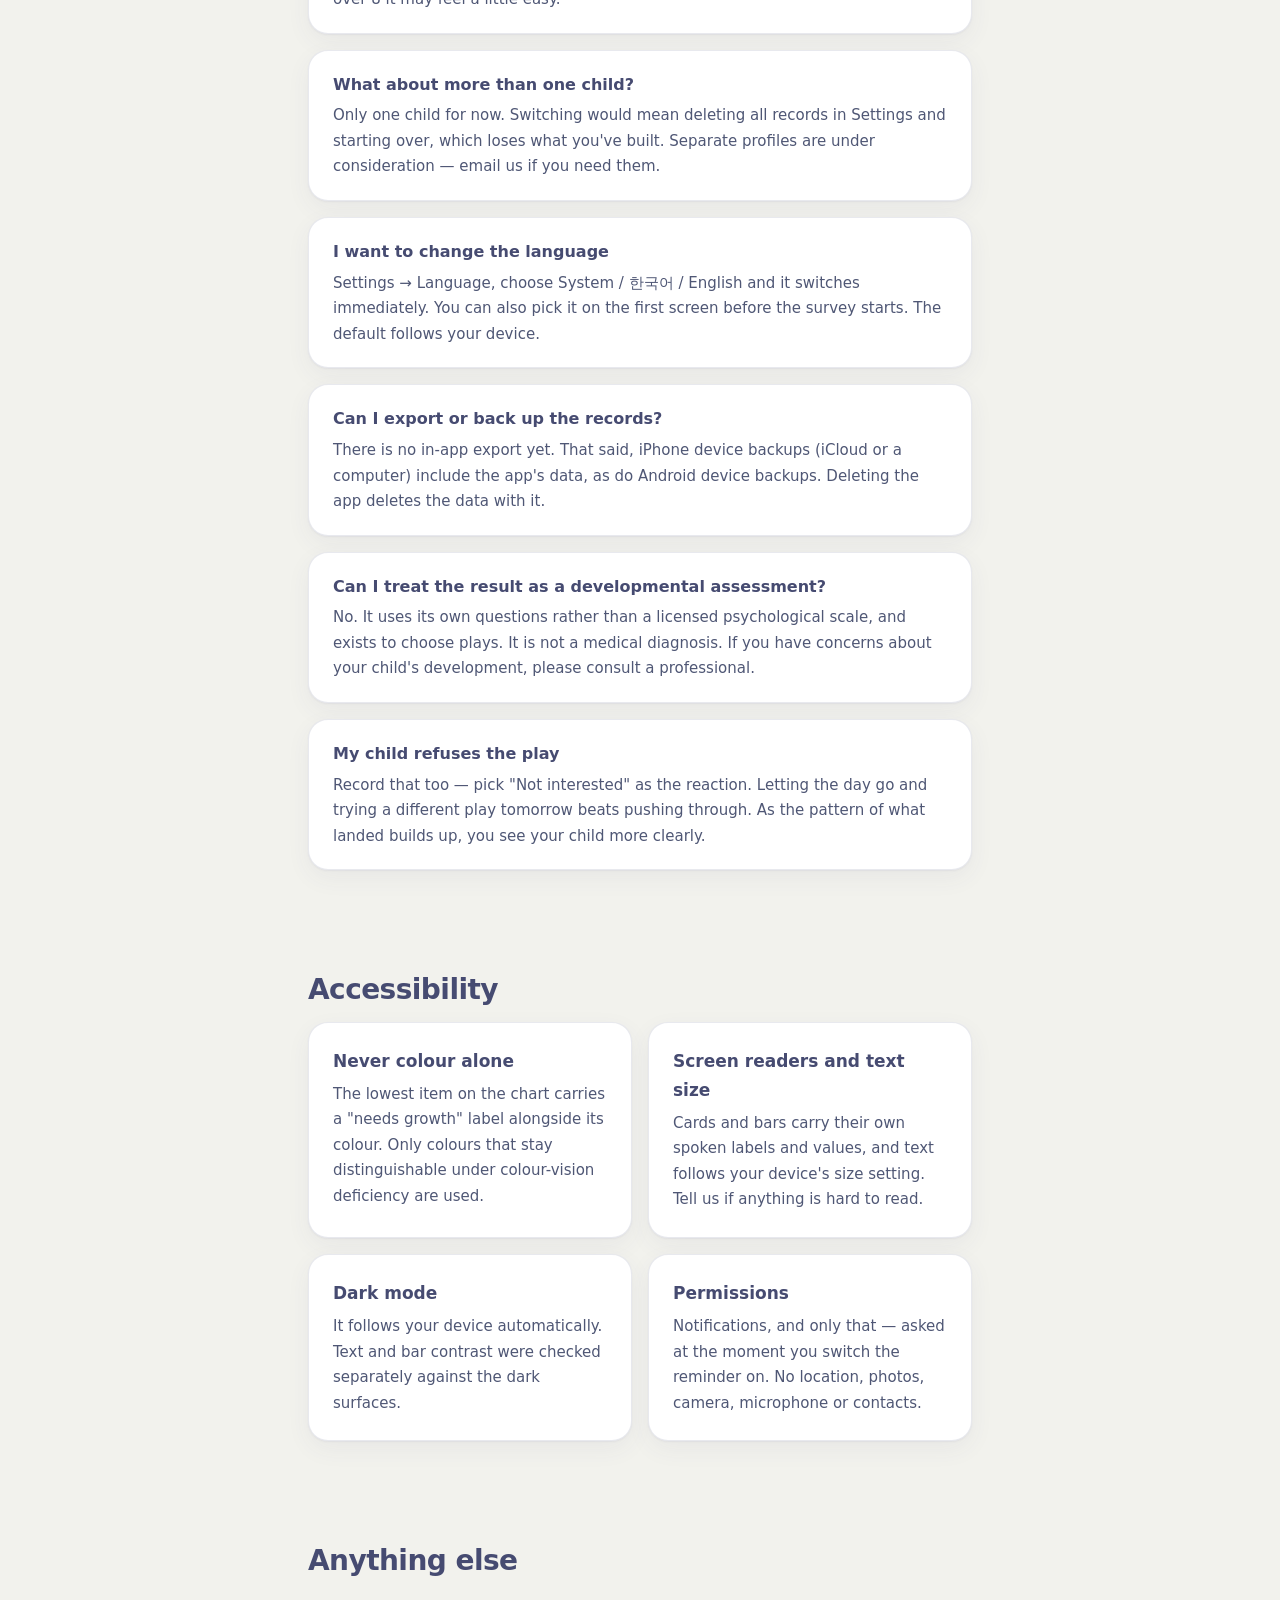
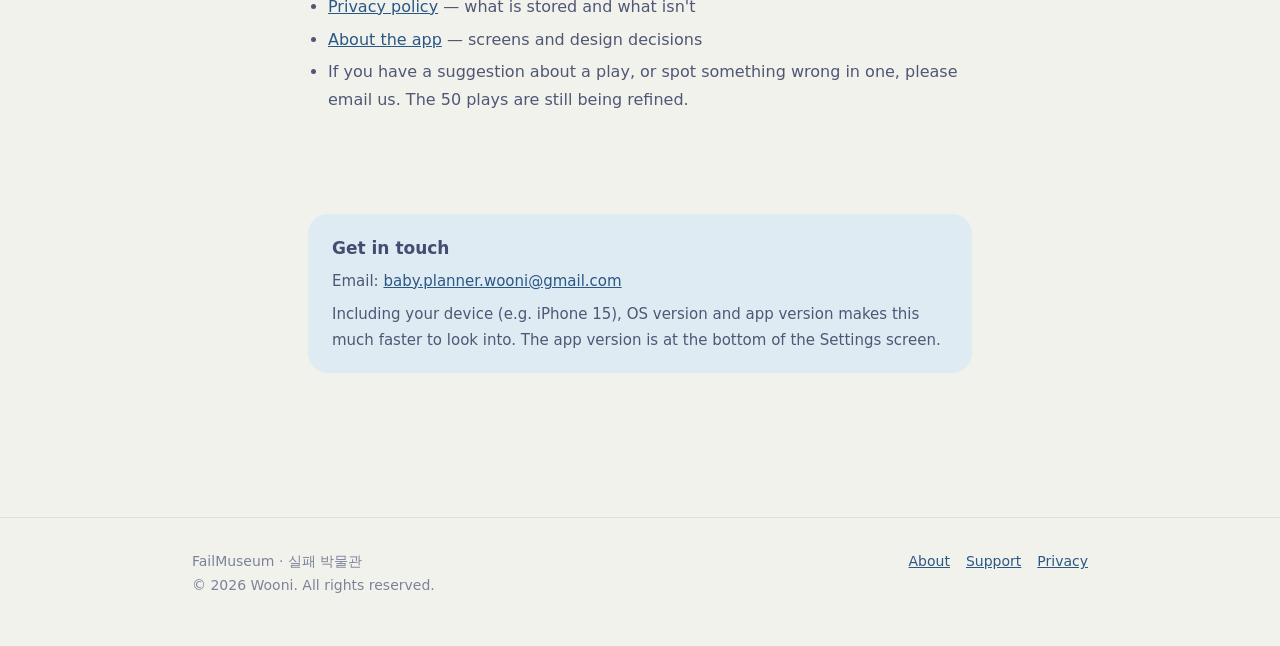
<file: support.html>
<!DOCTYPE html>
<html lang="ko" data-lang="ko">
<head>
<meta charset="utf-8">
<meta name="viewport" content="width=device-width, initial-scale=1">
<title>지원 · Support — 실패 박물관 / FailMuseum</title>
<meta name="description" content="실패 박물관 사용 중 막히는 부분, 자주 묻는 질문, 문의 방법을 모았습니다.">
<meta name="theme-color" content="#f2f2ed" media="(prefers-color-scheme: light)">
<meta name="theme-color" content="#121724" media="(prefers-color-scheme: dark)">
<link rel="canonical" href="https://woonis.github.io/fail-museum/support.html">
<meta property="og:type" content="website">
<meta property="og:site_name" content="실패 박물관 · FailMuseum">
<meta property="og:locale" content="ko_KR">
<meta property="og:locale:alternate" content="en_US">
<meta property="og:url" content="https://woonis.github.io/fail-museum/support.html">
<meta property="og:title" content="지원 · Support — 실패 박물관 / FailMuseum">
<meta property="og:description" content="실패 박물관 사용 중 막히는 부분, 자주 묻는 질문, 문의 방법을 모았습니다.">
<!-- og:image 는 반드시 절대 주소여야 합니다. 상대 경로를 쓰면 카카오톡·슬랙 등
     링크 미리보기에서 그림이 나오지 않습니다. -->
<meta property="og:image" content="https://woonis.github.io/fail-museum/icon.png">
<meta name="twitter:card" content="summary_large_image">
<meta name="twitter:title" content="지원 · Support — 실패 박물관 / FailMuseum">
<meta name="twitter:description" content="실패 박물관 사용 중 막히는 부분, 자주 묻는 질문, 문의 방법을 모았습니다.">
<meta name="twitter:image" content="https://woonis.github.io/fail-museum/icon.png">
<link rel="icon" href="icon.png">
<link rel="stylesheet" href="style.css">
</head>
<body>

<header class="topbar">
  <div class="bar">
    <a class="brand" href="index.html">
      <img src="icon.png" alt="">
      <span lang="ko">실패 박물관</span>
      <span lang="en">FailMuseum</span>
    </a>
    <span class="lang">
      <button type="button" data-lang="ko" aria-pressed="true">한국어</button>
      <button type="button" data-lang="en" aria-pressed="false">EN</button>
    </span>
  </div>
  <div class="tabs-wrap">
    <nav class="tabs">
      <a href="index.html"><span lang="ko">소개</span><span lang="en">About</span></a>
      <a href="support.html" aria-current="page"><span lang="ko">지원</span><span lang="en">Support</span></a>
      <a href="privacy.html"><span lang="ko">개인정보</span><span lang="en">Privacy</span></a>
    </nav>
  </div>
</header>

<main class="narrow">

  <header style="padding-top:2.5rem">
    <h1 style="font-size:clamp(1.75rem,5vw,2.25rem);letter-spacing:-0.02em;margin:0 0 0.35rem">
      <span lang="ko">지원</span>
      <span lang="en">Support</span>
    </h1>
    <p style="color:var(--ink-2);margin:0">
      <span lang="ko">막히는 부분이 있으면 아래에서 찾아보세요. 없으면 <a href="#contact">메일로 알려주세요</a>.</span>
      <span lang="en">If something is stuck, look below. If it isn't here, <a href="#contact">email us</a>.</span>
    </p>
  </header>

  <!-- ───────────── 자주 묻는 질문 ───────────── -->
  <section>
    <h2><span lang="ko">자주 묻는 질문</span><span lang="en">Frequently asked</span></h2>

    <dl class="faq">

      <div>
        <dt>
          <span lang="ko">기록이 다른 기기로 옮겨지나요?</span>
          <span lang="en">Do records sync to another device?</span>
        </dt>
        <dd>
          <span lang="ko">아니요. 모든 기록은 그 기기 안에만 저장됩니다. 서버가 없어서 계정으로
            묶거나 동기화할 방법이 없습니다. 기기를 바꾸면 처음부터 다시 시작해야 합니다.
            이 점은 불편함과 사생활 보호를 맞바꾼 결과입니다.</span>
          <span lang="en">No. Every record lives on that device only. There is no server, so there
            is no account to tie them to and no sync. Change devices and you start over. That
            inconvenience is the price of keeping everything local.</span>
        </dd>
      </div>

      <div>
        <dt>
          <span lang="ko">하루에 두 개 이상 할 수 없나요?</span>
          <span lang="en">Can we do more than one play a day?</span>
        </dt>
        <dd>
          <span lang="ko">의도적으로 막아두었습니다. 하루에 하나씩 해야 아이가 충분히 소화하고,
            같은 놀이를 다시 해볼 여유도 생깁니다. 대신 이미 한 놀이는 언제든 다시 할 수 있고,
            '다시 한 기록'을 덧붙일 수 있습니다. 박물관 탭에서 지난 놀이를 열어보세요.</span>
          <span lang="en">That's deliberate. One a day gives your child time to digest it, and room
            to repeat one. You can redo any play you've already done, though, and add a repeat
            session to its record — open it from the Museum tab.</span>
        </dd>
      </div>

      <div>
        <dt>
          <span lang="ko">여정 탭에 50개가 다 안 보여요</span>
          <span lang="en">The Journey tab doesn't show all 50</span>
        </dt>
        <dd>
          <span lang="ko">맞습니다. 완료한 놀이 전부와 다음 날 것까지만 보여줍니다. 50개를
            한꺼번에 열어두면 미리 다 읽어버려 하루에 하나씩이라는 흐름이 무의미해지기
            때문입니다.</span>
          <span lang="en">Correct. It shows everything you've finished plus the next day's. Opening
            all 50 at once invites reading ahead, which makes "one a day" meaningless.</span>
        </dd>
      </div>

      <div>
        <dt>
          <span lang="ko">알림이 오지 않아요</span>
          <span lang="en">The reminder isn't arriving</span>
        </dt>
        <dd>
          <span lang="ko">순서대로 확인해 주세요.</span>
          <span lang="en">Check these in order.</span>
          <ul class="plain" lang="ko">
            <li>설정 화면에서 '매일 알림 받기'가 켜져 있는지</li>
            <li>기기 설정 → 알림에서 이 앱의 알림이 허용돼 있는지 (앱 설정 화면에 꺼져 있다는
              안내와 바로 가는 버튼이 함께 나옵니다)</li>
            <li>50일 코스를 모두 마쳤는지 — 다 끝내면 더 보낼 놀이가 없어 알림을 멈춥니다</li>
            <li>안드로이드는 배터리 절약 기능이 알람을 늦출 수 있습니다. 알림은 정확한 시각이
              아니라 정한 시각 전후로 도착합니다 (알람 권한을 더 받지 않기 위한 선택입니다)</li>
          </ul>
          <ul class="plain" lang="en">
            <li>Is "Daily reminder" switched on in Settings?</li>
            <li>Are notifications allowed for the app in your system settings? (If not, the app's
              Settings screen says so and offers a button to go there.)</li>
            <li>Have you finished all 50 days? Once the course is complete there is nothing left to
              remind you about, so reminders stop.</li>
            <li>On Android, battery saving can delay alarms. The reminder arrives around the time
              you chose rather than exactly on it — a deliberate choice so the app doesn't need to
              ask for the exact-alarm permission.</li>
          </ul>
        </dd>
      </div>

      <div>
        <dt>
          <span lang="ko">설문 결과가 아이와 안 맞는 것 같아요</span>
          <span lang="en">The result doesn't feel like my child</span>
        </dt>
        <dd>
          <span lang="ko">설정 → '설문 다시 하기'로 언제든 다시 할 수 있습니다. 다만 새 결과에
            맞춰 50일 순서가 다시 정해지고, 지금까지의 놀이 기록은 지워집니다. 대화상자에
            지워지는 기록 개수가 표시되니 확인하고 진행해 주세요.</span>
          <span lang="en">Settings → "Retake the survey" at any time. Note that the 50-day order is
            recalculated from the new result and your existing play records are deleted. The
            confirmation dialog tells you how many records that is.</span>
        </dd>
      </div>

      <div>
        <dt>
          <span lang="ko">두 기질이 비슷하게 나왔어요</span>
          <span lang="en">Two temperaments scored close</span>
        </dt>
        <dd>
          <span lang="ko">정상입니다. 1위와 2위 차이가 작으면 결과 화면이 그렇게 알려주고, 놀이
            추천 순서에도 두 기질을 모두 반영합니다. 아이를 보면서 더 가까운 쪽으로 받아들이면
            됩니다.</span>
          <span lang="en">That's expected. When the top two are close the result screen says so, and
            the play order reflects both. Watch your child and take whichever fits closer.</span>
        </dd>
      </div>

      <div>
        <dt>
          <span lang="ko">아이가 몇 살이면 맞나요?</span>
          <span lang="en">What age is this for?</span>
        </dt>
        <dd>
          <span lang="ko">3~8세에 맞춰 만들었고, 5세 전후가 가장 잘 맞습니다. 생년월일을 넣으면
            앱이 나이에 맞는지 알려줍니다. 3세 미만이면 부모가 더 많이 함께해 주셔야 하고,
            8세를 넘으면 조금 쉽게 느껴질 수 있습니다.</span>
          <span lang="en">It is pitched at ages 3–8, and fits best around 5. Enter the date of birth
            and the app tells you how the age sits. Under 3 you'll need to do more of it together;
            over 8 it may feel a little easy.</span>
        </dd>
      </div>

      <div>
        <dt>
          <span lang="ko">아이가 둘 이상이면요?</span>
          <span lang="en">What about more than one child?</span>
        </dt>
        <dd>
          <span lang="ko">지금은 한 명만 담을 수 있습니다. 아이를 바꾸려면 설정에서 모든 기록을
            지우고 다시 시작해야 하는데, 그러면 먼저 쌓은 기록이 사라집니다. 여러 아이를 따로
            기록하는 기능은 고민 중입니다 — 필요하시면 메일로 알려주세요.</span>
          <span lang="en">Only one child for now. Switching would mean deleting all records in
            Settings and starting over, which loses what you've built. Separate profiles are under
            consideration — email us if you need them.</span>
        </dd>
      </div>

      <div>
        <dt>
          <span lang="ko">언어를 바꾸고 싶어요</span>
          <span lang="en">I want to change the language</span>
        </dt>
        <dd>
          <span lang="ko">설정 → 언어에서 '기기 설정 / 한국어 / English' 중에 고르면 바로
            바뀝니다. 설문을 시작하기 전 첫 화면에서도 고를 수 있습니다. 기본값은 기기
            설정을 따라갑니다.</span>
          <span lang="en">Settings → Language, choose System / 한국어 / English and it switches
            immediately. You can also pick it on the first screen before the survey starts. The
            default follows your device.</span>
        </dd>
      </div>

      <div>
        <dt>
          <span lang="ko">기록을 내보내거나 백업할 수 있나요?</span>
          <span lang="en">Can I export or back up the records?</span>
        </dt>
        <dd>
          <span lang="ko">앱 안에는 내보내기 기능이 아직 없습니다. 다만 iPhone은 기기 전체
            백업(iCloud 또는 컴퓨터)에 앱 데이터가 포함되고, 안드로이드도 기기 백업에 포함됩니다.
            앱을 삭제하면 데이터도 함께 지워집니다.</span>
          <span lang="en">There is no in-app export yet. That said, iPhone device backups (iCloud or
            a computer) include the app's data, as do Android device backups. Deleting the app
            deletes the data with it.</span>
        </dd>
      </div>

      <div>
        <dt>
          <span lang="ko">이 결과를 발달 검사처럼 믿어도 되나요?</span>
          <span lang="en">Can I treat the result as a developmental assessment?</span>
        </dt>
        <dd>
          <span lang="ko">아니요. 공인 심리 검사 척도를 쓰지 않고 자체 문항으로 만든, 놀이를
            고르기 위한 성향 참고 자료입니다. 의학적 진단이 아닙니다. 아이의 발달이 걱정되면
            전문가와 상담해 주세요.</span>
          <span lang="en">No. It uses its own questions rather than a licensed psychological scale,
            and exists to choose plays. It is not a medical diagnosis. If you have concerns about
            your child's development, please consult a professional.</span>
        </dd>
      </div>

      <div>
        <dt>
          <span lang="ko">아이가 놀이를 거부해요</span>
          <span lang="en">My child refuses the play</span>
        </dt>
        <dd>
          <span lang="ko">그것도 기록해 주세요. 반응에 '관심이 없었어요'를 고르면 됩니다. 억지로
            시키는 것보다 그날은 넘기고 다음 날 다른 놀이를 하는 게 낫습니다. 어떤 놀이에
            반응했는지가 쌓이면 아이를 보는 눈이 더 정확해집니다.</span>
          <span lang="en">Record that too — pick "Not interested" as the reaction. Letting the day
            go and trying a different play tomorrow beats pushing through. As the pattern of what
            landed builds up, you see your child more clearly.</span>
        </dd>
      </div>

    </dl>
  </section>

  <!-- ───────────── 접근성 ───────────── -->
  <section>
    <h2><span lang="ko">접근성</span><span lang="en">Accessibility</span></h2>
    <div class="grid two">
      <div class="card">
        <h3><span lang="ko">색만으로 말하지 않습니다</span><span lang="en">Never colour alone</span></h3>
        <p>
          <span lang="ko">역량 그래프에서 가장 낮은 항목은 색과 함께 '성장이 필요해요' 라벨이
            붙습니다. 색각 이상에서도 구분되는 색만 골라 썼습니다.</span>
          <span lang="en">The lowest item on the chart carries a "needs growth" label alongside its
            colour. Only colours that stay distinguishable under colour-vision deficiency are used.</span>
        </p>
      </div>
      <div class="card">
        <h3><span lang="ko">화면 읽기와 글자 크기</span><span lang="en">Screen readers and text size</span></h3>
        <p>
          <span lang="ko">카드와 막대에 읽어줄 설명과 값을 따로 달아두었습니다. 기기의 글자 크기
            설정을 따라갑니다. 읽기 어려운 부분이 있으면 알려주세요.</span>
          <span lang="en">Cards and bars carry their own spoken labels and values, and text follows
            your device's size setting. Tell us if anything is hard to read.</span>
        </p>
      </div>
      <div class="card">
        <h3><span lang="ko">다크 모드</span><span lang="en">Dark mode</span></h3>
        <p>
          <span lang="ko">기기 설정을 따라 자동으로 바뀝니다. 어두운 배경에서도 글자와 막대의
            대비를 따로 확인해 맞췄습니다.</span>
          <span lang="en">It follows your device automatically. Text and bar contrast were checked
            separately against the dark surfaces.</span>
        </p>
      </div>
      <div class="card">
        <h3><span lang="ko">권한</span><span lang="en">Permissions</span></h3>
        <p>
          <span lang="ko">알림 하나만 씁니다. 그것도 부모가 알림을 켜는 순간에만 묻습니다.
            위치·사진·카메라·마이크·연락처는 쓰지 않습니다.</span>
          <span lang="en">Notifications, and only that — asked at the moment you switch the reminder
            on. No location, photos, camera, microphone or contacts.</span>
        </p>
      </div>
    </div>
  </section>

  <!-- ───────────── 그 외 ───────────── -->
  <section>
    <h2><span lang="ko">그 외</span><span lang="en">Anything else</span></h2>
    <ul class="plain" lang="ko">
      <li><a href="privacy.html">개인정보 처리방침</a> — 무엇을 저장하고 무엇을 저장하지 않는지</li>
      <li><a href="index.html">앱 소개</a> — 화면과 설계 원칙</li>
      <li>놀이 내용에 대한 제안이나 잘못된 설명을 찾으셨다면 메일로 알려주세요. 50가지 놀이는
        계속 다듬고 있습니다.</li>
    </ul>
    <ul class="plain" lang="en">
      <li><a href="privacy.html">Privacy policy</a> — what is stored and what isn't</li>
      <li><a href="index.html">About the app</a> — screens and design decisions</li>
      <li>If you have a suggestion about a play, or spot something wrong in one, please email us.
        The 50 plays are still being refined.</li>
    </ul>
  </section>

  <!-- ───────────── 문의 ───────────── -->
  <section id="contact">
    <div class="callout">
      <h3><span lang="ko">문의</span><span lang="en">Get in touch</span></h3>
      <p>
        <span lang="ko">메일: <a href="mailto:baby.planner.wooni@gmail.com">baby.planner.wooni@gmail.com</a></span>
        <span lang="en">Email: <a href="mailto:baby.planner.wooni@gmail.com">baby.planner.wooni@gmail.com</a></span>
      </p>
      <p>
        <span lang="ko">보내실 때 기기 종류(iPhone 15 등), OS 버전, 앱 버전을 함께 적어주시면
          훨씬 빨리 확인할 수 있습니다. 앱 버전은 설정 화면 맨 아래에 있습니다.</span>
        <span lang="en">Including your device (e.g. iPhone 15), OS version and app version makes
          this much faster to look into. The app version is at the bottom of the Settings screen.</span>
      </p>
    </div>
  </section>

</main>

<footer>
  <div class="inner">
    <div>
      <span lang="ko">실패 박물관 · FailMuseum</span>
      <span lang="en">FailMuseum · 실패 박물관</span>
      <br>&copy; 2026 Wooni.
      <span lang="ko">모든 권리 보유.</span>
      <span lang="en">All rights reserved.</span>
    </div>
    <nav>
      <a href="index.html"><span lang="ko">소개</span><span lang="en">About</span></a>
      <a href="support.html"><span lang="ko">지원</span><span lang="en">Support</span></a>
      <a href="privacy.html"><span lang="ko">개인정보</span><span lang="en">Privacy</span></a>
    </nav>
  </div>
</footer>

<script src="lang.js"></script>
</body>
</html>
</file>
<file: style.css>
/*
  실패 박물관 소개 · 개인정보 · 지원 페이지의 공통 스타일.

  색은 앱의 디자인 토큰(FailMuseum/Design/Theme.swift,
  android/.../ui/theme/Theme.kt)과 같은 값입니다. 앱 색을 바꾸면 여기도
  함께 바꿔 주세요.

  브랜드색을 그대로 데이터 색으로 쓰면 안 된다는 규칙은 앱과 같습니다.
  --accent 는 강조, --attention 은 '성장이 필요해요' 상태색 전용입니다.
*/

:root {
  color-scheme: light dark;

  --page: #f2f2ed;
  --card: #ffffff;
  --ink: #464b71;
  --ink-2: #4f5775;
  --muted: #7c8398;
  --accent: #3368a0;
  --accent-ink: #2b5786;
  --accent-soft: #deebf3;
  --attention: #c2571a;
  --attention-soft: #fbebdf;
  --highlight: #7cd5c7;
  --border: rgba(70, 75, 113, 0.12);
  --shadow: 0 1px 2px rgba(70, 75, 113, 0.06), 0 8px 24px rgba(70, 75, 113, 0.06);
  --radius: 20px;
  --radius-sm: 12px;
}

@media (prefers-color-scheme: dark) {
  :root {
    --page: #121724;
    --card: #1b2235;
    --ink: #f0f2f7;
    --ink-2: #b6becf;
    --muted: #8a93a8;
    --accent: #3f9bc4;
    --accent-ink: #8fd3e8;
    --accent-soft: #243655;
    --attention: #d96a22;
    --attention-soft: #38200f;
    --highlight: #7cd5c7;
    --border: rgba(143, 211, 232, 0.14);
    --shadow: none;
  }
}

* { box-sizing: border-box; }

html { scroll-behavior: smooth; }

body {
  margin: 0;
  background: var(--page);
  color: var(--ink);
  font: 16px/1.7 -apple-system, BlinkMacSystemFont, "Apple SD Gothic Neo",
    "Pretendard", "Segoe UI", system-ui, sans-serif;
  -webkit-font-smoothing: antialiased;
  word-break: keep-all;
}

main { max-width: 56rem; margin: 0 auto; padding: 0 1.25rem 6rem; }
.narrow { max-width: 44rem; }

a { color: var(--accent-ink); }
a:hover { text-decoration: none; }

/* ───────────── 상단 바 ───────────── */

/*
  두 줄 구조입니다.
    `.bar`  — 브랜드(왼쪽) · 언어 전환(오른쪽)
    `.tabs` — 소개 / 지원 / 개인정보

  한 줄에 전부 넣으면 좁은 화면에서 브랜드 이름이 두 줄로 쪼개지고 탭과 언어
  전환이 서로 붙어 무엇이 무엇인지 읽히지 않습니다. 성격이 다른 두 가지(현재
  페이지를 고르는 것 / 언어를 고르는 것)라 줄을 나눠 두는 쪽이 맞습니다.
*/
.topbar {
  position: sticky;
  top: 0;
  z-index: 20;
  background: color-mix(in srgb, var(--page) 86%, transparent);
  backdrop-filter: saturate(140%) blur(14px);
  border-bottom: 1px solid var(--border);
}

.topbar .bar,
.topbar .tabs-wrap {
  max-width: 56rem;
  margin: 0 auto;
  padding: 0 1.25rem;
}

.topbar .bar {
  display: flex;
  align-items: center;
  justify-content: space-between;
  gap: 1rem;
  padding-top: 0.7rem;
}

.topbar .tabs-wrap { padding-bottom: 0.65rem; padding-top: 0.55rem; }

.brand {
  display: flex;
  align-items: center;
  gap: 0.5rem;
  font-weight: 700;
  font-size: 1.0625rem;
  color: var(--ink);
  text-decoration: none;
  letter-spacing: -0.015em;
  white-space: nowrap;
}
.brand img {
  width: 30px;
  height: 30px;
  border-radius: 8px;
  box-shadow: 0 1px 2px rgba(0, 0, 0, 0.08);
}

/* 분절 탭 — 띠 안에서 현재 페이지만 떠 보이게 */
nav.tabs {
  display: grid;
  grid-template-columns: repeat(3, 1fr);
  gap: 0.2rem;
  padding: 0.2rem;
  border-radius: 999px;
  background: color-mix(in srgb, var(--ink) 7%, transparent);
}
nav.tabs a {
  padding: 0.45rem 0.5rem;
  border-radius: 999px;
  font-size: 0.875rem;
  font-weight: 600;
  color: var(--ink-2);
  text-decoration: none;
  text-align: center;
  white-space: nowrap;
  transition: background 0.12s ease, color 0.12s ease;
}
nav.tabs a:hover { color: var(--ink); }
nav.tabs a[aria-current="page"] {
  background: var(--card);
  color: var(--accent-ink);
  box-shadow: 0 1px 2px rgba(0, 0, 0, 0.07);
}

/* 넓은 화면에서는 가운데에 폭만큼만 */
@media (min-width: 46rem) {
  nav.tabs {
    width: fit-content;
    margin: 0 auto;
    grid-auto-flow: column;
    grid-template-columns: none;
    grid-auto-columns: max-content;
  }
  nav.tabs a { padding: 0.45rem 1.4rem; }
}

/* 언어 전환 */
.lang {
  display: inline-flex;
  flex: none;
  border: 1px solid var(--border);
  background: var(--card);
  border-radius: 999px;
  overflow: hidden;
}
.lang button {
  appearance: none;
  border: 0;
  background: transparent;
  color: var(--ink-2);
  font: inherit;
  font-size: 0.8125rem;
  font-weight: 600;
  padding: 0.35rem 0.75rem;
  cursor: pointer;
  transition: background 0.12s ease, color 0.12s ease;
}
.lang button[aria-pressed="true"] {
  background: var(--accent-soft);
  color: var(--accent-ink);
}

/* 언어별 보이기. 기본은 한국어 — 자바스크립트가 없어도 읽힙니다. */
:root[data-lang="en"] [lang="ko"] { display: none; }
:root[data-lang="ko"] [lang="en"] { display: none; }

/* ───────────── 히어로 ───────────── */

.hero { padding: 4rem 0 2.5rem; text-align: center; }
.hero img.icon {
  width: 96px; height: 96px;
  border-radius: 22px;
  box-shadow: var(--shadow);
  margin-bottom: 1.5rem;
}
.hero h1 {
  font-size: clamp(2rem, 6vw, 3rem);
  line-height: 1.2;
  letter-spacing: -0.03em;
  margin: 0 0 1rem;
}
.hero p.lede {
  font-size: clamp(1rem, 2.5vw, 1.1875rem);
  color: var(--ink-2);
  max-width: 34rem;
  margin: 0 auto 1.5rem;
}
.eyebrow {
  font-size: 0.8125rem;
  font-weight: 700;
  letter-spacing: 0.02em;
  color: var(--accent-ink);
  margin: 0 0 0.75rem;
}

.badges { display: flex; gap: 0.5rem; justify-content: center; flex-wrap: wrap; }
.badge {
  display: inline-flex;
  align-items: center;
  gap: 0.4rem;
  padding: 0.4rem 0.85rem;
  border-radius: 999px;
  background: var(--card);
  border: 1px solid var(--border);
  font-size: 0.8125rem;
  font-weight: 600;
  color: var(--ink-2);
}
.badge.accent { background: var(--accent-soft); color: var(--accent-ink); border-color: transparent; }

/* ───────────── 구역 ───────────── */

section { padding: 3rem 0; }
section > h2 {
  font-size: clamp(1.375rem, 3.5vw, 1.75rem);
  letter-spacing: -0.02em;
  margin: 0 0 0.5rem;
}
section > p.sub { color: var(--ink-2); margin: 0 0 2rem; max-width: 40rem; }

.card {
  background: var(--card);
  border: 1px solid var(--border);
  border-radius: var(--radius);
  padding: 1.5rem;
  box-shadow: var(--shadow);
}

.grid { display: grid; gap: 1rem; }
@media (min-width: 40rem) { .grid.two { grid-template-columns: 1fr 1fr; } }
@media (min-width: 52rem) { .grid.four { grid-template-columns: repeat(2, 1fr); } }

.card h3 { margin: 0 0 0.4rem; font-size: 1.0625rem; }
.card p { margin: 0; color: var(--ink-2); font-size: 0.9375rem; }
.card .tag {
  display: inline-block;
  font-size: 0.75rem;
  font-weight: 700;
  color: var(--accent-ink);
  background: var(--accent-soft);
  border-radius: 999px;
  padding: 0.15rem 0.6rem;
  margin-bottom: 0.6rem;
}
.card .tag.warm { color: var(--attention); background: var(--attention-soft); }

/* 번호가 붙은 단계 */
ol.steps { list-style: none; counter-reset: step; margin: 0; padding: 0; display: grid; gap: 1rem; }
ol.steps li {
  counter-increment: step;
  display: grid;
  grid-template-columns: 2.25rem 1fr;
  gap: 1rem;
  background: var(--card);
  border: 1px solid var(--border);
  border-radius: var(--radius);
  padding: 1.25rem;
  box-shadow: var(--shadow);
}
ol.steps li::before {
  content: counter(step);
  display: grid;
  place-items: center;
  width: 2.25rem; height: 2.25rem;
  border-radius: 999px;
  background: var(--accent-soft);
  color: var(--accent-ink);
  font-weight: 700;
  font-size: 0.9375rem;
}
ol.steps h3 { margin: 0 0 0.25rem; font-size: 1.0625rem; }
ol.steps p { margin: 0; color: var(--ink-2); font-size: 0.9375rem; }

/* ───────────── 스크린샷 ───────────── */

.shots {
  display: grid;
  gap: 1.25rem;
  grid-template-columns: repeat(auto-fit, minmax(210px, 1fr));
}
figure.shot { margin: 0; }
figure.shot img {
  width: 100%;
  height: auto;
  display: block;
  border-radius: 18px;
  border: 1px solid color-mix(in srgb, var(--ink) 26%, transparent);
  background: var(--card);
  box-shadow:
    0 2px 6px rgba(0, 0, 0, 0.07),
    0 14px 34px -8px rgba(0, 0, 0, 0.18);
}
figure.shot figcaption {
  margin-top: 0.6rem;
  font-size: 0.8125rem;
  color: var(--muted);
  text-align: center;
}
figure.shot figcaption strong { display: block; color: var(--ink-2); font-size: 0.875rem; }

/* 설명이 붙은 화면 소개 — 화면 하나에 글 한 묶음 */
.tour { display: grid; gap: 3.5rem; }

.tour > article {
  display: grid;
  gap: 1.5rem 2.5rem;
  align-items: center;
}
@media (min-width: 46rem) {
  .tour > article { grid-template-columns: 260px 1fr; }
  /* 짝수 번째는 화면을 오른쪽에 둬서 눈이 지그재그로 따라가게 합니다 */
  .tour > article:nth-child(even) { grid-template-columns: 1fr 260px; }
  .tour > article:nth-child(even) .tour-shot { order: 2; }
}

/*
  화면 사진은 앱 배경이 이 페이지 배경과 거의 같아서, 테두리만으로는 어디가
  사진이고 어디가 페이지인지 구분되지 않습니다. 그래서 두 가지를 겹칩니다.
    1. 사진 뒤에 옅게 물든 판을 깔아 밝은 화면이 떠 보이게
    2. 사진 자체에 기기 테두리처럼 진한 선과 그림자를
*/
.tour-shot {
  margin: 0;
  padding: 1.1rem;
  border-radius: 28px;
  /* color-mix 를 못 쓰는 브라우저용 대체값을 먼저 둡니다 */
  background: var(--accent-soft);
  background: linear-gradient(
    170deg,
    color-mix(in srgb, var(--accent) 13%, var(--page)),
    color-mix(in srgb, var(--highlight) 16%, var(--page))
  );
}

.tour-shot img {
  width: 100%;
  max-width: 238px;
  height: auto;
  display: block;
  margin: 0 auto;
  border-radius: 22px;
  border: 1.5px solid #3f4668;
  border-color: color-mix(in srgb, var(--ink) 55%, transparent);
  background: var(--card);
  box-shadow:
    0 2px 6px rgba(0, 0, 0, 0.1),
    0 16px 36px -10px rgba(0, 0, 0, 0.3);
}

.tour-text .step {
  display: inline-block;
  font-size: 0.75rem;
  font-weight: 700;
  letter-spacing: 0.02em;
  color: var(--accent-ink);
  background: var(--accent-soft);
  border-radius: 999px;
  padding: 0.15rem 0.65rem;
  margin-bottom: 0.65rem;
}
.tour-text h3 {
  margin: 0 0 0.6rem;
  font-size: clamp(1.125rem, 2.8vw, 1.375rem);
  letter-spacing: -0.015em;
}
.tour-text p { margin: 0 0 0.75rem; color: var(--ink-2); font-size: 0.9375rem; }
.tour-text p:last-child { margin-bottom: 0; }
.tour-text ul {
  margin: 0;
  padding-left: 1.1rem;
  color: var(--ink-2);
  font-size: 0.9375rem;
}
.tour-text li { margin: 0.3rem 0; }
.tour-text li strong { color: var(--ink); }

/* ───────────── 목록과 표 ───────────── */

ul.plain { margin: 0; padding-left: 1.25rem; color: var(--ink-2); }
ul.plain li { margin: 0.35rem 0; }

dl.faq { margin: 0; display: grid; gap: 1rem; }
dl.faq > div {
  background: var(--card);
  border: 1px solid var(--border);
  border-radius: var(--radius);
  padding: 1.25rem 1.5rem;
  box-shadow: var(--shadow);
}
dl.faq dt { font-weight: 700; margin: 0 0 0.35rem; }
dl.faq dd { margin: 0; color: var(--ink-2); font-size: 0.9375rem; }

/* 강조 안내 */
.callout {
  border-radius: var(--radius);
  padding: 1.25rem 1.5rem;
  background: var(--accent-soft);
  color: var(--ink);
}
.callout.warm { background: var(--attention-soft); }
.callout h3 { margin: 0 0 0.35rem; font-size: 1.0625rem; }
.callout p { margin: 0; color: var(--ink-2); font-size: 0.9375rem; }
.callout p + p { margin-top: 0.5rem; }

/* 채워야 하는 자리 */
.todo {
  background: var(--attention-soft);
  color: var(--attention);
  border-radius: 6px;
  padding: 0.05rem 0.4rem;
  font-weight: 700;
  font-size: 0.9em;
}

/* 문서 본문 */
.doc h2 { font-size: 1.25rem; margin: 2.5rem 0 0.75rem; letter-spacing: -0.01em; }
.doc h2:first-of-type { margin-top: 1.5rem; }
.doc p { color: var(--ink-2); }
.doc ul { color: var(--ink-2); padding-left: 1.25rem; }
.doc li { margin: 0.35rem 0; }
.doc .updated { color: var(--muted); font-size: 0.875rem; }

hr {
  border: 0;
  border-top: 1px solid var(--border);
  margin: 3rem 0;
}

footer {
  border-top: 1px solid var(--border);
  padding: 2rem 1.25rem 3rem;
  color: var(--muted);
  font-size: 0.875rem;
}
footer .inner { max-width: 56rem; margin: 0 auto; display: flex; gap: 1rem; flex-wrap: wrap; }
footer nav { margin-left: auto; display: flex; gap: 1rem; }

/* 접근성 — 움직임을 줄이도록 설정한 경우 */
@media (prefers-reduced-motion: reduce) {
  html { scroll-behavior: auto; }
}
</file>
